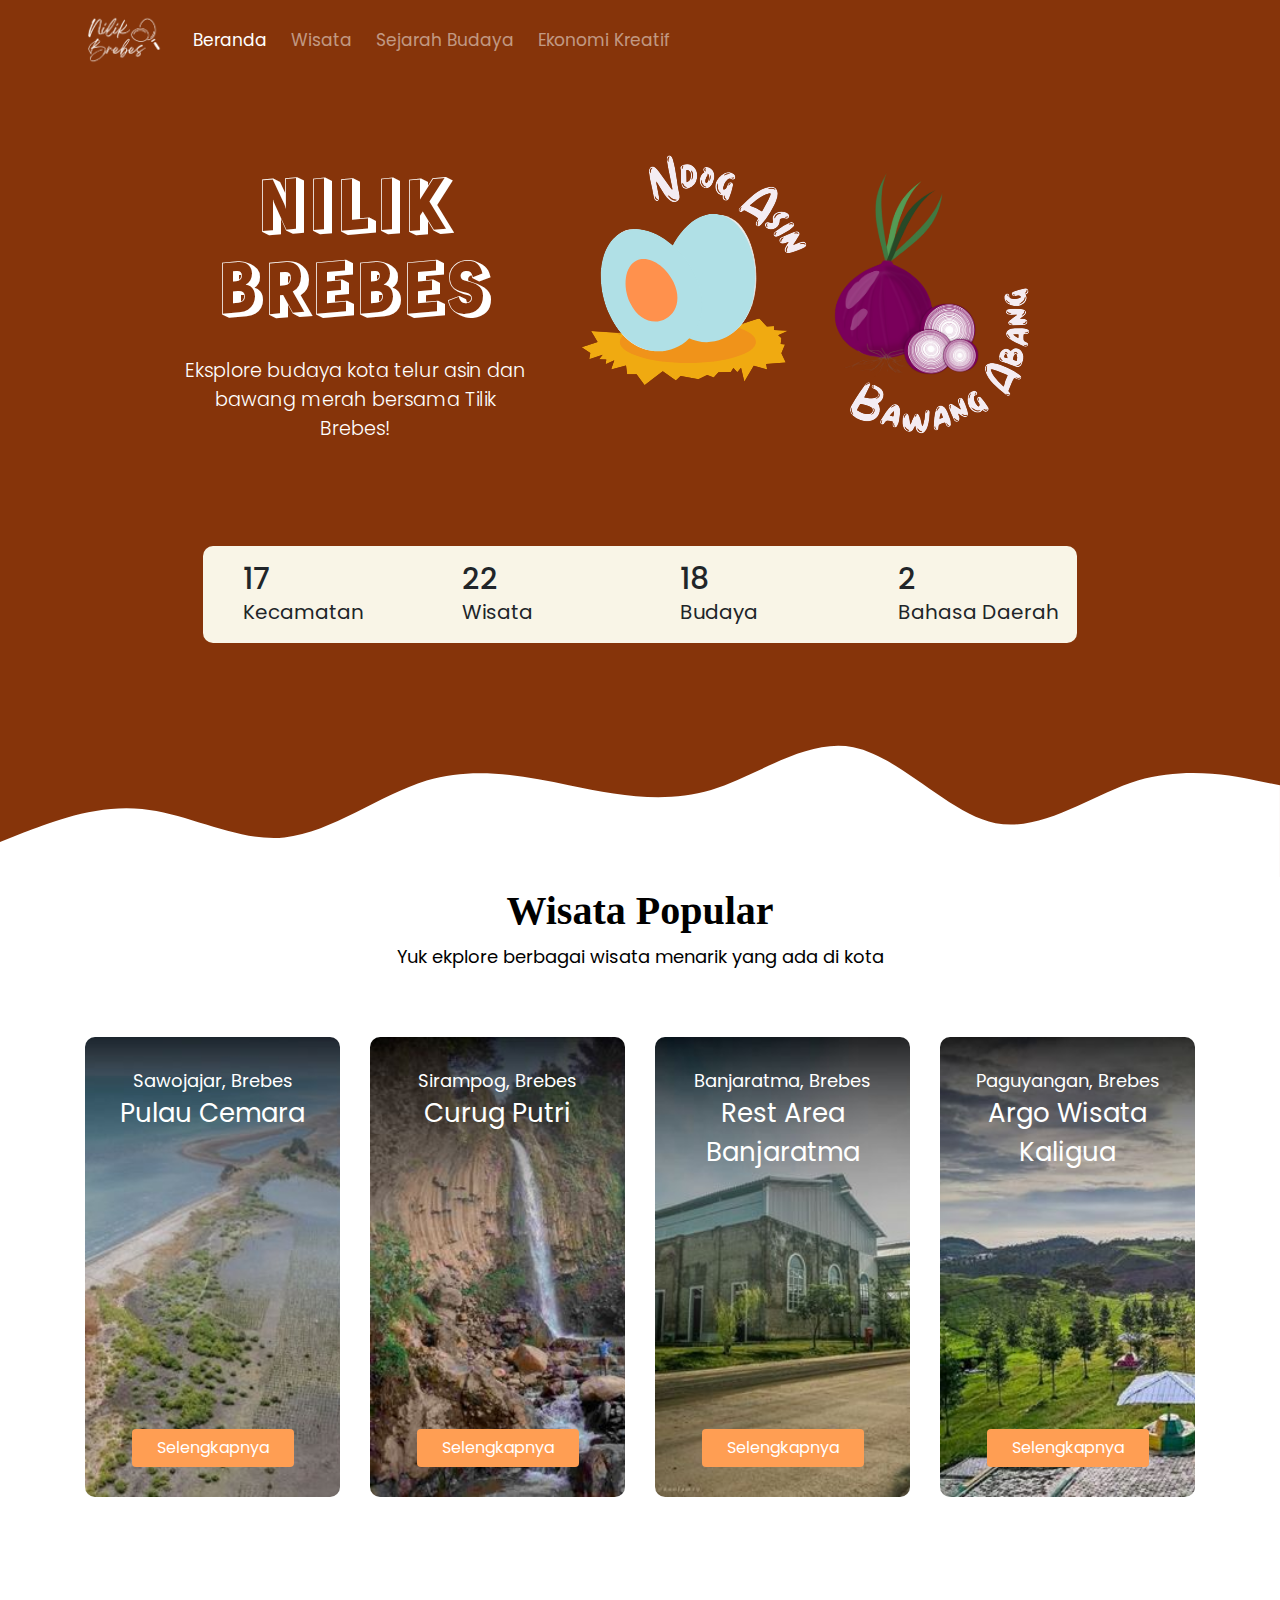
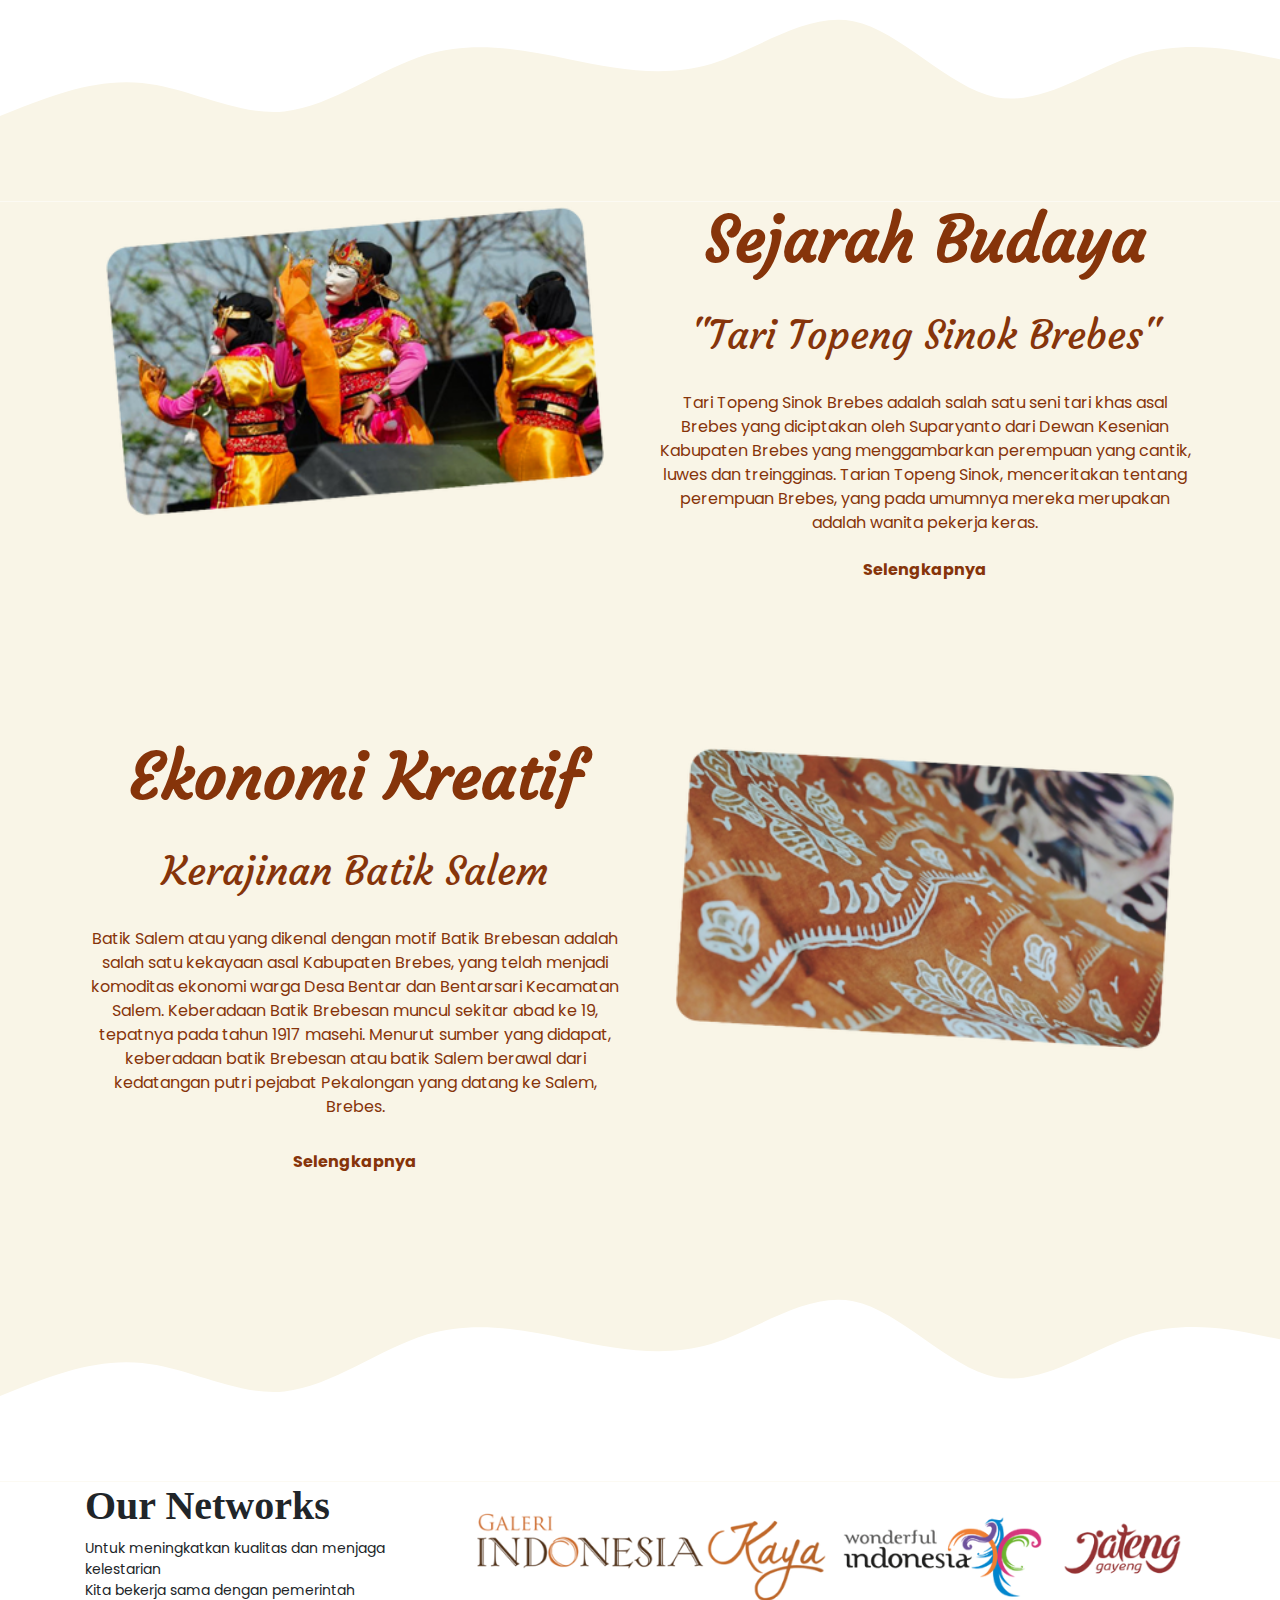
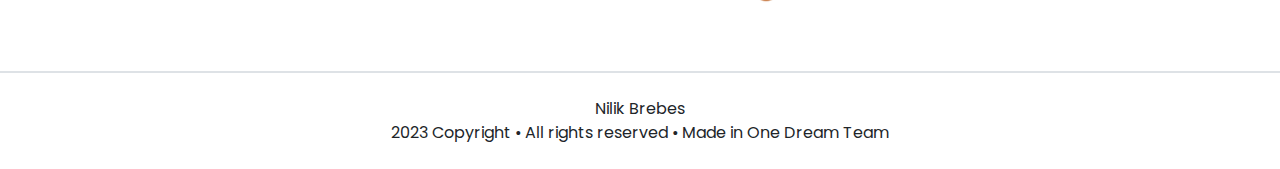
<file: index.html>
<!DOCTYPE html>
<html lang="en">

  <head>
    <meta charset="UTF-8">
    <meta http-equiv="X-UA-Compatible" content="IE=edge">
    <meta name="viewport" content="width=device-width, initial-scale=1.0">

    <!-- Bootstrap CSS -->
    <link rel="stylesheet" href="style/bootstrap/css/bootstrap.min.css" />
    <link href="https://cdn.jsdelivr.net/npm/bootstrap@5.0.2/dist/css/bootstrap.min.css" rel="stylesheet" integrity="sha384-EVSTQN3/azprG1Anm3QDgpJLIm9Nao0Yz1ztcQTwFspd3yD65VohhpuuCOmLASjC" crossorigin="anonymous" />

    <!-- Bootstrap Icons -->
    <link rel="stylesheet" href="https://cdn.jsdelivr.net/npm/bootstrap-icons@1.10.3/font/bootstrap-icons.css">

    <!-- My CSS -->
    <link rel="stylesheet" href="style/style.css">

    <!-- Font Google -->
    <link rel="preconnect" href="https://fonts.googleapis.com" />
    <link rel="preconnect" href="https://fonts.gstatic.com" crossorigin />
    <link href="https://fonts.googleapis.com/css2?family=JetBrains+Mono:wght@600&family=Poppins:wght@100;200;300;400;500;600;700;800;900&family=Rubik:wght@300;400;500;600&display=swap" rel="stylesheet" />
    <link href="https://fonts.googleapis.com/css2?family=Acme&family=Courgette&family=Fredoka+One&family=JetBrains+Mono:wght@600&family=Poppins:wght@100;200;300;400;500;600;700;800;900&family=Rubik:wght@300;400;500;600&family=Satisfy&family=ZCOOL+XiaoWei&display=swap" rel="stylesheet">
    <link href="https://fonts.googleapis.com/css2?family=Acme&family=Courgette&family=Fredoka+One&family=JetBrains+Mono:wght@600&family=Leckerli+One&family=Merienda:wght@600&family=Permanent+Marker&family=Poppins:wght@100;200;300;400;500;600;700;800;900&family=Rubik:wght@300;400;500;600&family=Satisfy&family=Titan+One&family=ZCOOL+XiaoWei&display=swap" rel="stylesheet">
    <link href="https://fonts.googleapis.com/css2?family=Acme&family=Caveat+Brush&family=Courgette&family=Fredoka+One&family=JetBrains+Mono:wght@600&family=Leckerli+One&family=Merienda:wght@600&family=Permanent+Marker&family=Poppins:wght@100;200;300;400;500;600;700;800;900&family=Rubik:wght@300;400;500;600&family=Satisfy&family=Titan+One&family=ZCOOL+XiaoWei&display=swap" rel="stylesheet">
    <link href="https://fonts.googleapis.com/css2?family=Acme&family=Caveat+Brush&family=Courgette&family=Fredoka+One&family=JetBrains+Mono:wght@600&family=Leckerli+One&family=Merienda:wght@600&family=Nabla&family=Permanent+Marker&family=Poppins:wght@100;200;300;400;500;600;700;800;900&family=Rubik:wght@300;400;500;600&family=Satisfy&family=Titan+One&family=ZCOOL+XiaoWei&display=swap" rel="stylesheet">
    <link href="https://fonts.googleapis.com/css2?family=Acme&family=Caveat+Brush&family=Courgette&family=Fredoka+One&family=JetBrains+Mono:wght@600&family=Leckerli+One&family=Merienda:wght@600&family=Nabla&family=Permanent+Marker&family=Poppins:wght@100;200;300;400;500;600;700;800;900&family=Rampart+One&family=Rubik:wght@300;400;500;600&family=Satisfy&family=Titan+One&family=ZCOOL+XiaoWei&display=swap" rel="stylesheet">


    <title>Nilik Brebes</title>
  </head>

  <body>
    <main>
    <!-- Navbar -->
    <nav class="navbar navbar-expand-lg navbar-dark fixed-top" style="background-color: #86340a">
      <div class="container">
        <a class="navbar-brand" href="#">
          <img src="img/logonilik.png" alt="logowebsite" width="80" />
        </a>
        <button class="navbar-toggler" type="button" data-bs-toggle="collapse" data-bs-target="#navbarNav" aria-controls="navbarNav" aria-expanded="false" aria-label="Toggle navigation">
          <span class="navbar-toggler-icon"></span>
        </button>
        <div class="collapse navbar-collapse" id="navbarNav">
          <ul class="navbar-nav ms-auto">
            <li class="nav-item mx-1">
              <a class="nav-link active" aria-current="page" href="#beranda">Beranda</a>
            </li>
            <li class="nav-item mx-1">
              <a class="nav-link" href="wisata.html">Wisata</a>
            </li>
            <li class="nav-item mx-1">
              <a class="nav-link" href="sejarahbudaya.html">Sejarah Budaya</a>
            </li>
            <li class="nav-item mx-1">
              <a class="nav-link" href="ekonomikreatif.html">Ekonomi Kreatif</a>
            </li>
        </div>
      </div>
    </nav>
    <!-- Akhir Navbar -->

    <!-- Hero Section -->
    <div id="atas">
    <section id="herosection">
      <div class="container explainsc">
        <div class="row justify-content-center">
          <div class="col-md-4 text-center">
            <h1>NILIK 
              <br>BREBES
            </h1>
            <br>
            <p>Eksplore budaya kota telur asin dan bawang merah bersama Tilik Brebes!</p>
          </div>
          <div class="col-md-6 text-end">
            <img src="img/herosection1.png" alt="imgherosection" class="img-fluid" width="500" />
          </div>
        </div>
      </div>
    </section>
    <!-- Akhir Hero Section -->

    <!-- Container Panel -->
      <section class="section-stast row justify-content-center" id="stast">
        <div class="col-3 col-md-2 stast-detail stast-kiri">
          <h2>17</h2>
          <p>Kecamatan</p>
        </div>
        <div class="col-3 col-md-2 stast-detail">
          <h2>22</h2>
          <p>Wisata</p>
        </div>
        <div class="col-3 col-md-2 stast-detail">
          <h2>18</h2>
          <p>Budaya</p>
        </div>
        <div class="col-3 col-md-2 stast-detail stast-kanan">
          <h2>2</h2>
          <p>Bahasa Daerah</p>
        </div>
      </section>
    <!-- Akhir Container Panel-->
    <!-- gelombang -->
    <svg xmlns="http://www.w3.org/2000/svg" viewBox="0 0 1440 320">
      <path
        fill="
        white"
        fill-opacity="1"
        d="M0,224L26.7,213.3C53.3,203,107,181,160,186.7C213.3,192,267,224,320,218.7C373.3,213,427,171,480,154.7C533.3,139,587,149,640,160C693.3,171,747,181,800,165.3C853.3,149,907,107,960,117.3C1013.3,128,1067,192,1120,202.7C1173.3,213,1227,171,1280,154.7C1333.3,139,1387,149,1413,154.7L1440,160L1440,320L1413.3,320C1386.7,320,1333,320,1280,320C1226.7,320,1173,320,1120,320C1066.7,320,1013,320,960,320C906.7,320,853,320,800,320C746.7,320,693,320,640,320C586.7,320,533,320,480,320C426.7,320,373,320,320,320C266.7,320,213,320,160,320C106.7,320,53,320,27,320L0,320Z"
      ></path>
    </svg>
    <!-- akhir gelombang -->
  </div>
    <!-- Wisata -->
    <section class="section-popular" id="popular">
      <div class="container">
        <div class="row">
          <div class="col text-center section-popular-heading">
            <h2>Wisata Popular</h2>
            <p>
              Yuk ekplore berbagai wisata menarik yang ada di kota
            </p>
          </div>
        </div>
      </div>
    </section>
    <!-- Akhir Wisata -->
    <section class="section-popular-content" id="popularContent">
      <div class="container">
        <div class="section-popular-travel row justify-content-center">
          <div class="col-sm-6 col-md-4 col-lg-3">
            <div class="card-travel text-center d-flex flex-column"
            style="background-image: url(img/wisata-pantasi.jpg);">
              <div class="travel-country">Sawojajar, Brebes</div>
              <div class="travel-location">Pulau Cemara</div>
              <div class="travel-button mt-auto">
                <a href="wst-cemara.html" class="btn btn-travel-details px-4">
                  Selengkapnya
                </a>
              </div>
            </div>
          </div>

          <div class="col-sm-6 col-md-4 col-lg-3">
            <div class="card-travel text-center d-flex flex-column"
            style="background-image: url(img/wisata-curug.jpg);">
              <div class="travel-country">Sirampog, Brebes</div>
              <div class="travel-location">Curug Putri</div>
              <div class="travel-button mt-auto">
                <a href="wst-curugputri.html" class="btn btn-travel-details px-4">
                  Selengkapnya
                </a>
              </div>
            </div>
          </div>

          <div class="col-sm-6 col-md-4 col-lg-3">
            <div class="card-travel text-center d-flex flex-column"
            style="background-image: url(img/wisata-restarea.jpg);">
              <div class="travel-country">Banjaratma, Brebes</div>
              <div class="travel-location">Rest Area Banjaratma</div>
              <div class="travel-button mt-auto">
                <a href="wst-restarea.html" class="btn btn-travel-details px-4">
                  Selengkapnya
                </a>
              </div>
            </div>
          </div>

          <div class="col-sm-6 col-md-4 col-lg-3">
            <div class="card-travel text-center d-flex flex-column"
            style="background-image: url(img/wisata-kaligua.jpg);">
              <div class="travel-country">Paguyangan, Brebes</div>
              <div class="travel-location">Argo Wisata Kaligua</div>
              <div class="travel-button mt-auto">
                <a href="wst-kaligua.html" class="btn btn-travel-details px-4">
                  Selengkapnya
                </a>
              </div>
            </div>
          </div>
        </div>
      </div>
    </section>

    <!-- gelombang -->
    <svg xmlns="http://www.w3.org/2000/svg" viewBox="0 0 1440 320">
      <path
        fill="
        #f9f5e7"
        fill-opacity="1"
        d="M0,224L26.7,213.3C53.3,203,107,181,160,186.7C213.3,192,267,224,320,218.7C373.3,213,427,171,480,154.7C533.3,139,587,149,640,160C693.3,171,747,181,800,165.3C853.3,149,907,107,960,117.3C1013.3,128,1067,192,1120,202.7C1173.3,213,1227,171,1280,154.7C1333.3,139,1387,149,1413,154.7L1440,160L1440,320L1413.3,320C1386.7,320,1333,320,1280,320C1226.7,320,1173,320,1120,320C1066.7,320,1013,320,960,320C906.7,320,853,320,800,320C746.7,320,693,320,640,320C586.7,320,533,320,480,320C426.7,320,373,320,320,320C266.7,320,213,320,160,320C106.7,320,53,320,27,320L0,320Z"
      ></path>
    </svg>
    <!-- akhir gelombang -->
    <!-- Sejarah -->
    <section id="sejarah">
      <div class="container explainsc">
        <div class="row justify-content-center">
          <div class="col-md-6 text-center">
            <img src="img/topengsinok.png" alt="taritopeng" class="img-fluid" width="500" />
          </div>
          <div class="col-md-6 text-center">
            <h2>Sejarah Budaya</h2>
            <br>
            <h3>"Tari Topeng Sinok Brebes"</h3>
            <br>
            <p>Tari Topeng Sinok Brebes adalah salah satu seni tari khas asal Brebes yang diciptakan oleh Suparyanto dari Dewan Kesenian Kabupaten Brebes yang menggambarkan perempuan yang cantik, luwes dan treingginas. Tarian Topeng Sinok, menceritakan tentang perempuan Brebes, yang pada umumnya mereka merupakan adalah wanita pekerja keras.</p>
              <a href="sjrh-sinok.html" class="btn btn-travel-details px-4">
                Selengkapnya
              </a>
          </div>
        </div>
      </div>
    </section>
    <!-- Akhir Sejarah -->

    <!-- Ekonomi Kreatif -->
    <section id="ekraf">
      <div class="container explainsc">
        <div class="row justify-content-center">
          <div class="col-md-6 text-center">
            <h2>Ekonomi Kreatif</h2>
            <br>
            <h3>Kerajinan Batik Salem</h3>
            <br>
            <p>
              Batik Salem atau yang dikenal dengan motif Batik Brebesan adalah salah satu kekayaan asal Kabupaten Brebes, yang telah menjadi komoditas ekonomi warga Desa Bentar dan Bentarsari Kecamatan Salem.
              Keberadaan Batik Brebesan muncul sekitar abad ke 19, tepatnya pada tahun 1917 masehi. Menurut sumber yang didapat, keberadaan batik Brebesan atau batik Salem berawal dari kedatangan putri pejabat Pekalongan yang datang ke Salem, Brebes.
              <br><br>
              <a href="ekonomikreatif.html" class="btn btn-travel-details px-4">
              Selengkapnya
            </a>
          </div>
          <div class="col-md-6 text-center">
            <img src="img/batik.png" alt="batiksalem" class="img-fluid" width="500"/>
          </div>
        </div>
      </div>
    <!-- gelombang -->
    <svg xmlns="http://www.w3.org/2000/svg" viewBox="0 0 1440 320">
      <path
        fill="
        #ffffff"
        fill-opacity="1"
        d="M0,224L26.7,213.3C53.3,203,107,181,160,186.7C213.3,192,267,224,320,218.7C373.3,213,427,171,480,154.7C533.3,139,587,149,640,160C693.3,171,747,181,800,165.3C853.3,149,907,107,960,117.3C1013.3,128,1067,192,1120,202.7C1173.3,213,1227,171,1280,154.7C1333.3,139,1387,149,1413,154.7L1440,160L1440,320L1413.3,320C1386.7,320,1333,320,1280,320C1226.7,320,1173,320,1120,320C1066.7,320,1013,320,960,320C906.7,320,853,320,800,320C746.7,320,693,320,640,320C586.7,320,533,320,480,320C426.7,320,373,320,320,320C266.7,320,213,320,160,320C106.7,320,53,320,27,320L0,320Z"
      ></path>
    </svg>
    <!-- akhir gelombang -->
    </section>
    <!-- Akhir Ekonomi Kreatif -->
    <section class="section-networks" id="networks">
      <div class="container">
        <div class="row">
          <div class="col-md-4">
            <h2>Our Networks</h2>
            <p>
              Untuk meningkatkan kualitas dan menjaga kelestarian
              <br>
              Kita bekerja sama dengan pemerintah
            </p>
          </div>
          <div class="col-md-8 text-center">
            <img src="img/partner.png" alt="Logo Partner" class="img-partner">
          </div>
        </div>
      </div>
    </section>
  </main>
    <footer class="section-footer mt-5 mb-4 border-top">
      <div class="container-fluid">
        <div class="row border-top justify-content-center align-items-center pt-4">
          <div class="col-auto text-gray-500 front-weight-light">
            <center>Nilik Brebes</center>
            2023 Copyright • All rights reserved • Made in One Dream Team
          </div>
        </div>
      </div>
    </footer>
  </body>
</html>
</file>
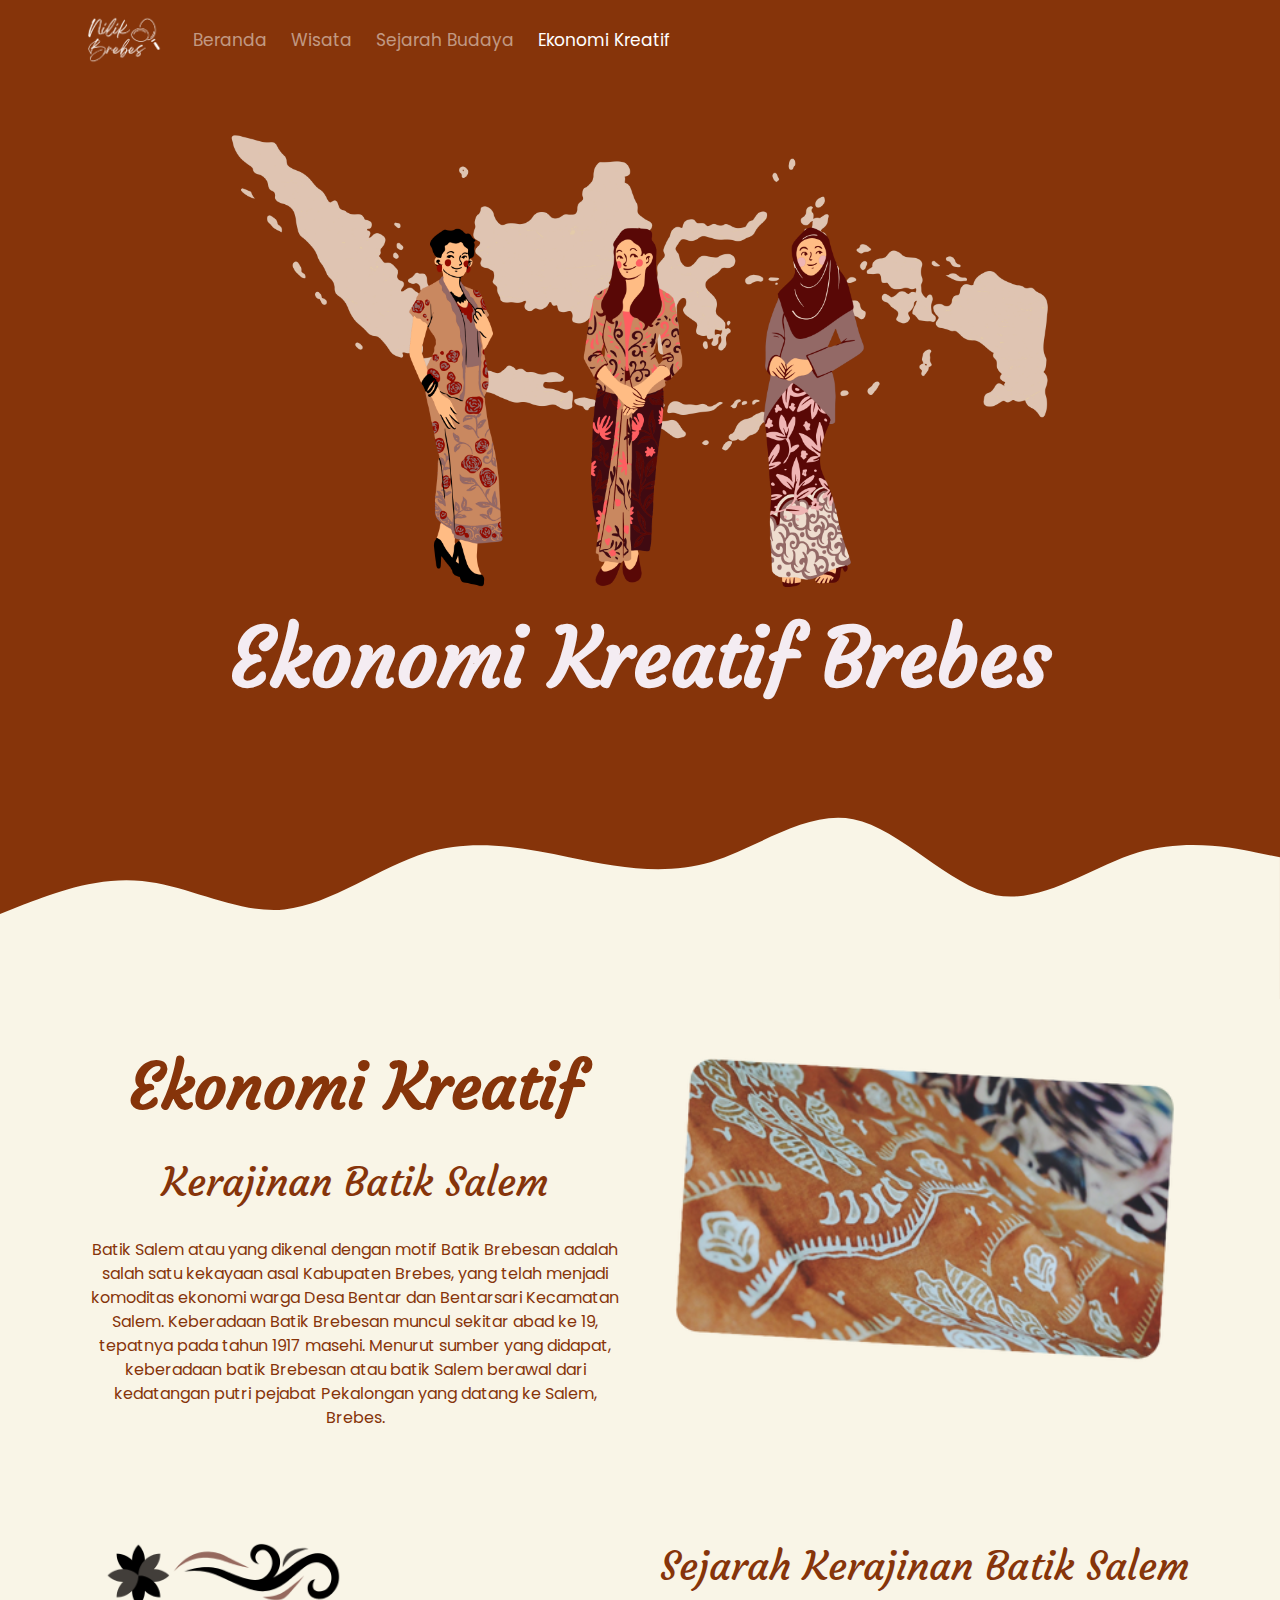
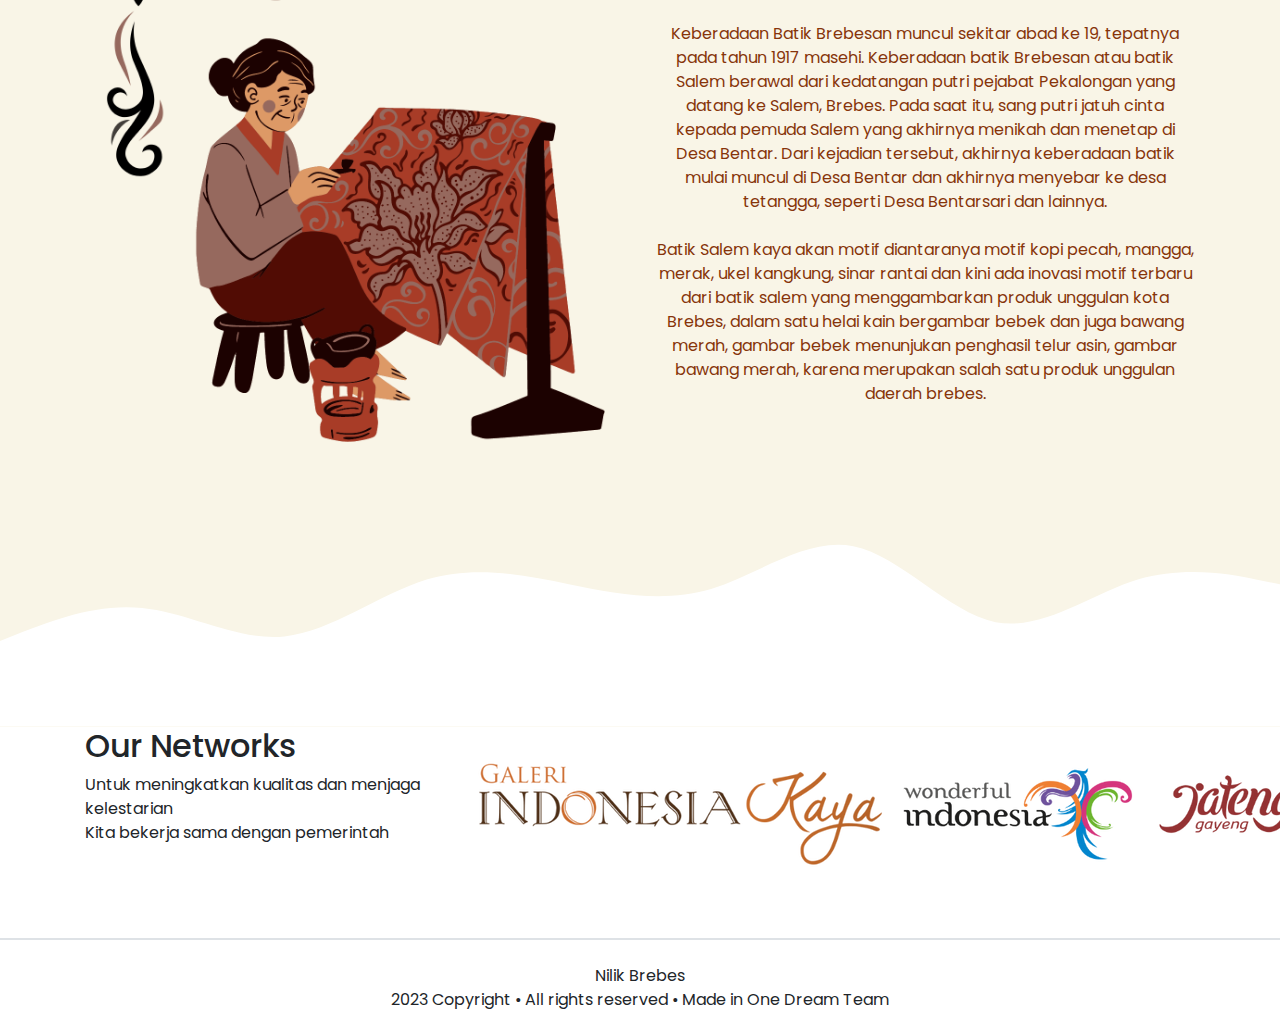
<file: ekonomikreatif.html>
<!DOCTYPE html>
<html lang="en">

  <head>
    <meta charset="UTF-8">
    <meta http-equiv="X-UA-Compatible" content="IE=edge">
    <meta name="viewport" content="width=device-width, initial-scale=1.0">

    <!-- Bootstrap CSS -->
    <link rel="stylesheet" href="style/bootstrap/css/bootstrap.min.css" />
    <link href="https://cdn.jsdelivr.net/npm/bootstrap@5.0.2/dist/css/bootstrap.min.css" rel="stylesheet" integrity="sha384-EVSTQN3/azprG1Anm3QDgpJLIm9Nao0Yz1ztcQTwFspd3yD65VohhpuuCOmLASjC" crossorigin="anonymous" />

    <!-- Bootstrap Icons -->
    <link rel="stylesheet" href="https://cdn.jsdelivr.net/npm/bootstrap-icons@1.10.3/font/bootstrap-icons.css">

    <!-- My CSS -->
    <link rel="stylesheet" href="style/ekraf.css">

    <!-- Font Google -->
    <link rel="preconnect" href="https://fonts.googleapis.com" />
    <link rel="preconnect" href="https://fonts.gstatic.com" crossorigin />
    <link href="https://fonts.googleapis.com/css2?family=JetBrains+Mono:wght@600&family=Poppins:wght@100;200;300;400;500;600;700;800;900&family=Rubik:wght@300;400;500;600&display=swap" rel="stylesheet" />
    <link href="https://fonts.googleapis.com/css2?family=Acme&family=Courgette&family=Fredoka+One&family=JetBrains+Mono:wght@600&family=Poppins:wght@100;200;300;400;500;600;700;800;900&family=Rubik:wght@300;400;500;600&family=Satisfy&family=ZCOOL+XiaoWei&display=swap" rel="stylesheet">
    <link href="https://fonts.googleapis.com/css2?family=Acme&family=Courgette&family=Fredoka+One&family=JetBrains+Mono:wght@600&family=Leckerli+One&family=Merienda:wght@600&family=Permanent+Marker&family=Poppins:wght@100;200;300;400;500;600;700;800;900&family=Rubik:wght@300;400;500;600&family=Satisfy&family=Titan+One&family=ZCOOL+XiaoWei&display=swap" rel="stylesheet">
    <link href="https://fonts.googleapis.com/css2?family=Acme&family=Caveat+Brush&family=Courgette&family=Fredoka+One&family=JetBrains+Mono:wght@600&family=Leckerli+One&family=Merienda:wght@600&family=Permanent+Marker&family=Poppins:wght@100;200;300;400;500;600;700;800;900&family=Rubik:wght@300;400;500;600&family=Satisfy&family=Titan+One&family=ZCOOL+XiaoWei&display=swap" rel="stylesheet">
    <link href="https://fonts.googleapis.com/css2?family=Acme&family=Caveat+Brush&family=Courgette&family=Fredoka+One&family=JetBrains+Mono:wght@600&family=Leckerli+One&family=Merienda:wght@600&family=Nabla&family=Permanent+Marker&family=Poppins:wght@100;200;300;400;500;600;700;800;900&family=Rubik:wght@300;400;500;600&family=Satisfy&family=Titan+One&family=ZCOOL+XiaoWei&display=swap" rel="stylesheet">
    <link href="https://fonts.googleapis.com/css2?family=Acme&family=Caveat+Brush&family=Courgette&family=Fredoka+One&family=JetBrains+Mono:wght@600&family=Leckerli+One&family=Merienda:wght@600&family=Nabla&family=Permanent+Marker&family=Poppins:wght@100;200;300;400;500;600;700;800;900&family=Rampart+One&family=Rubik:wght@300;400;500;600&family=Satisfy&family=Titan+One&family=ZCOOL+XiaoWei&display=swap" rel="stylesheet">


    <title>Nilik Brebes</title>
  </head>

  <body>
    <main>
    <!-- Navbar -->
    <nav class="navbar navbar-expand-lg navbar-dark fixed-top" style="background-color: #86340a">
      <div class="container">
        <a class="navbar-brand" href="#">
          <img src="img/logonilik.png" alt="logowebsite" width="80" />
        </a>
        <button class="navbar-toggler" type="button" data-bs-toggle="collapse" data-bs-target="#navbarNav" aria-controls="navbarNav" aria-expanded="false" aria-label="Toggle navigation">
          <span class="navbar-toggler-icon"></span>
        </button>
        <div class="collapse navbar-collapse" id="navbarNav">
          <ul class="navbar-nav ms-auto">
            <li class="nav-item mx-1">
                <a class="nav-link" href="index.html">Beranda</a>
            </li>
            <li class="nav-item mx-1">
              <a class="nav-link" href="wisata.html">Wisata</a>
            </li>
            <li class="nav-item mx-1">
              <a class="nav-link" href="sejarahbudaya.html">Sejarah Budaya</a>
            </li>
            <li class="nav-item mx-1">
                <a class="nav-link active" aria-current="page" href="#ekonomikreatif">Ekonomi Kreatif</a>
            </li>
        </div>
      </div>
    </nav>
    <!-- Akhir Navbar -->

    <!-- Hero Section -->
    <section id="herosection">
      <div class="container explainsc">
        <div class="row justify-content-center">
          <div class="col-md">
            <img src="img/ekraf.png" alt="imglandingpageekraf" class="img-fluid" width="" />
            
            <div class="text-center">
              <br>
              <h1>Ekonomi Kreatif Brebes</h1>
            </div>
          </div>
        </div>
      </div>
      <!-- gelombang -->
    <svg xmlns="http://www.w3.org/2000/svg" viewBox="0 0 1440 320">
      <path
        fill="
        #f9f5e7"
        fill-opacity="1"
        d="M0,224L26.7,213.3C53.3,203,107,181,160,186.7C213.3,192,267,224,320,218.7C373.3,213,427,171,480,154.7C533.3,139,587,149,640,160C693.3,171,747,181,800,165.3C853.3,149,907,107,960,117.3C1013.3,128,1067,192,1120,202.7C1173.3,213,1227,171,1280,154.7C1333.3,139,1387,149,1413,154.7L1440,160L1440,320L1413.3,320C1386.7,320,1333,320,1280,320C1226.7,320,1173,320,1120,320C1066.7,320,1013,320,960,320C906.7,320,853,320,800,320C746.7,320,693,320,640,320C586.7,320,533,320,480,320C426.7,320,373,320,320,320C266.7,320,213,320,160,320C106.7,320,53,320,27,320L0,320Z"
      ></path>
    </svg>
    <!-- akhir gelombang -->
    </section>
    <!-- Akhir Hero Section -->

    <!-- Ekonomi Kreatif -->
    <section id="ekraf">
      <div class="container explainsc">
        <div class="row justify-content-center">
          <div class="col-md-6 text-center">
            <h2>Ekonomi Kreatif</h2>
            <br>
            <h3>Kerajinan Batik Salem</h3>
            <br>
            <p>
              Batik Salem atau yang dikenal dengan motif Batik Brebesan adalah salah satu kekayaan asal Kabupaten Brebes, yang telah menjadi komoditas ekonomi warga Desa Bentar dan Bentarsari Kecamatan Salem.
              Keberadaan Batik Brebesan muncul sekitar abad ke 19, tepatnya pada tahun 1917 masehi. Menurut sumber yang didapat, keberadaan batik Brebesan atau batik Salem berawal dari kedatangan putri pejabat Pekalongan yang datang ke Salem, Brebes.
              <br><br>
          </div>
          <div class="col-md-6 text-center">
            <img src="img/batik.png" alt="batiksalem" class="img-fluid" width="500"/>
          </div>
        </div>
        <br><br><br>
        <div class="row justify-content-center">
          <div class="col-md-6 text-center">
            <img src="img/mbatik.png" alt="mbatiksalem" class="img-fluid" width="500"/>
          </div>
          <div class="col-md-6 text-center">
            <h3>Sejarah Kerajinan Batik Salem</h3>
            <br>
            <p>
              Keberadaan Batik Brebesan muncul sekitar abad ke 19, tepatnya pada tahun 1917 masehi. Keberadaan batik Brebesan atau batik Salem berawal dari kedatangan putri pejabat Pekalongan yang datang ke Salem, Brebes. Pada saat itu, sang putri jatuh cinta kepada pemuda Salem yang akhirnya menikah dan menetap di Desa Bentar. Dari kejadian tersebut, akhirnya keberadaan batik mulai muncul di Desa Bentar dan akhirnya menyebar ke desa tetangga, seperti Desa Bentarsari dan lainnya.
              <br><br>
              Batik Salem kaya akan motif diantaranya motif kopi pecah, mangga, merak, ukel kangkung, sinar rantai dan kini ada inovasi motif terbaru dari batik salem yang menggambarkan produk unggulan kota Brebes, dalam satu helai kain bergambar bebek dan juga bawang merah, gambar bebek menunjukan penghasil telur asin, gambar bawang merah, karena merupakan salah satu produk unggulan daerah brebes.
              <br>
          </div>
        </div>
      </div>
    <!-- gelombang -->
    <svg xmlns="http://www.w3.org/2000/svg" viewBox="0 0 1440 320">
      <path
        fill="
        #ffffff"
        fill-opacity="1"
        d="M0,224L26.7,213.3C53.3,203,107,181,160,186.7C213.3,192,267,224,320,218.7C373.3,213,427,171,480,154.7C533.3,139,587,149,640,160C693.3,171,747,181,800,165.3C853.3,149,907,107,960,117.3C1013.3,128,1067,192,1120,202.7C1173.3,213,1227,171,1280,154.7C1333.3,139,1387,149,1413,154.7L1440,160L1440,320L1413.3,320C1386.7,320,1333,320,1280,320C1226.7,320,1173,320,1120,320C1066.7,320,1013,320,960,320C906.7,320,853,320,800,320C746.7,320,693,320,640,320C586.7,320,533,320,480,320C426.7,320,373,320,320,320C266.7,320,213,320,160,320C106.7,320,53,320,27,320L0,320Z"
      ></path>
    </svg>
    <!-- akhir gelombang -->
    </section>
    <!-- Akhir Ekonomi Kreatif -->
    <section class="section-networks" id="networks">
      <div class="container">
        <div class="row">
          <div class="col-md-4">
            <h2>Our Networks</h2>
            <p>
              Untuk meningkatkan kualitas dan menjaga kelestarian
              <br>
              Kita bekerja sama dengan pemerintah
            </p>
          </div>
          <div class="col-md-8 text-center">
            <img src="img/partner.png" alt="Logo Partner" class="img-partner">
          </div>
        </div>
      </div>
    </section>
  </main>
    <footer class="section-footer mt-5 mb-4 border-top">
      <div class="container-fluid">
        <div class="row border-top justify-content-center align-items-center pt-4">
          <div class="col-auto text-gray-500 front-weight-light">
            <center>Nilik Brebes</center>
            2023 Copyright • All rights reserved • Made in One Dream Team
          </div>
        </div>
      </div>
    </footer>
  </body>
</html>
</file>
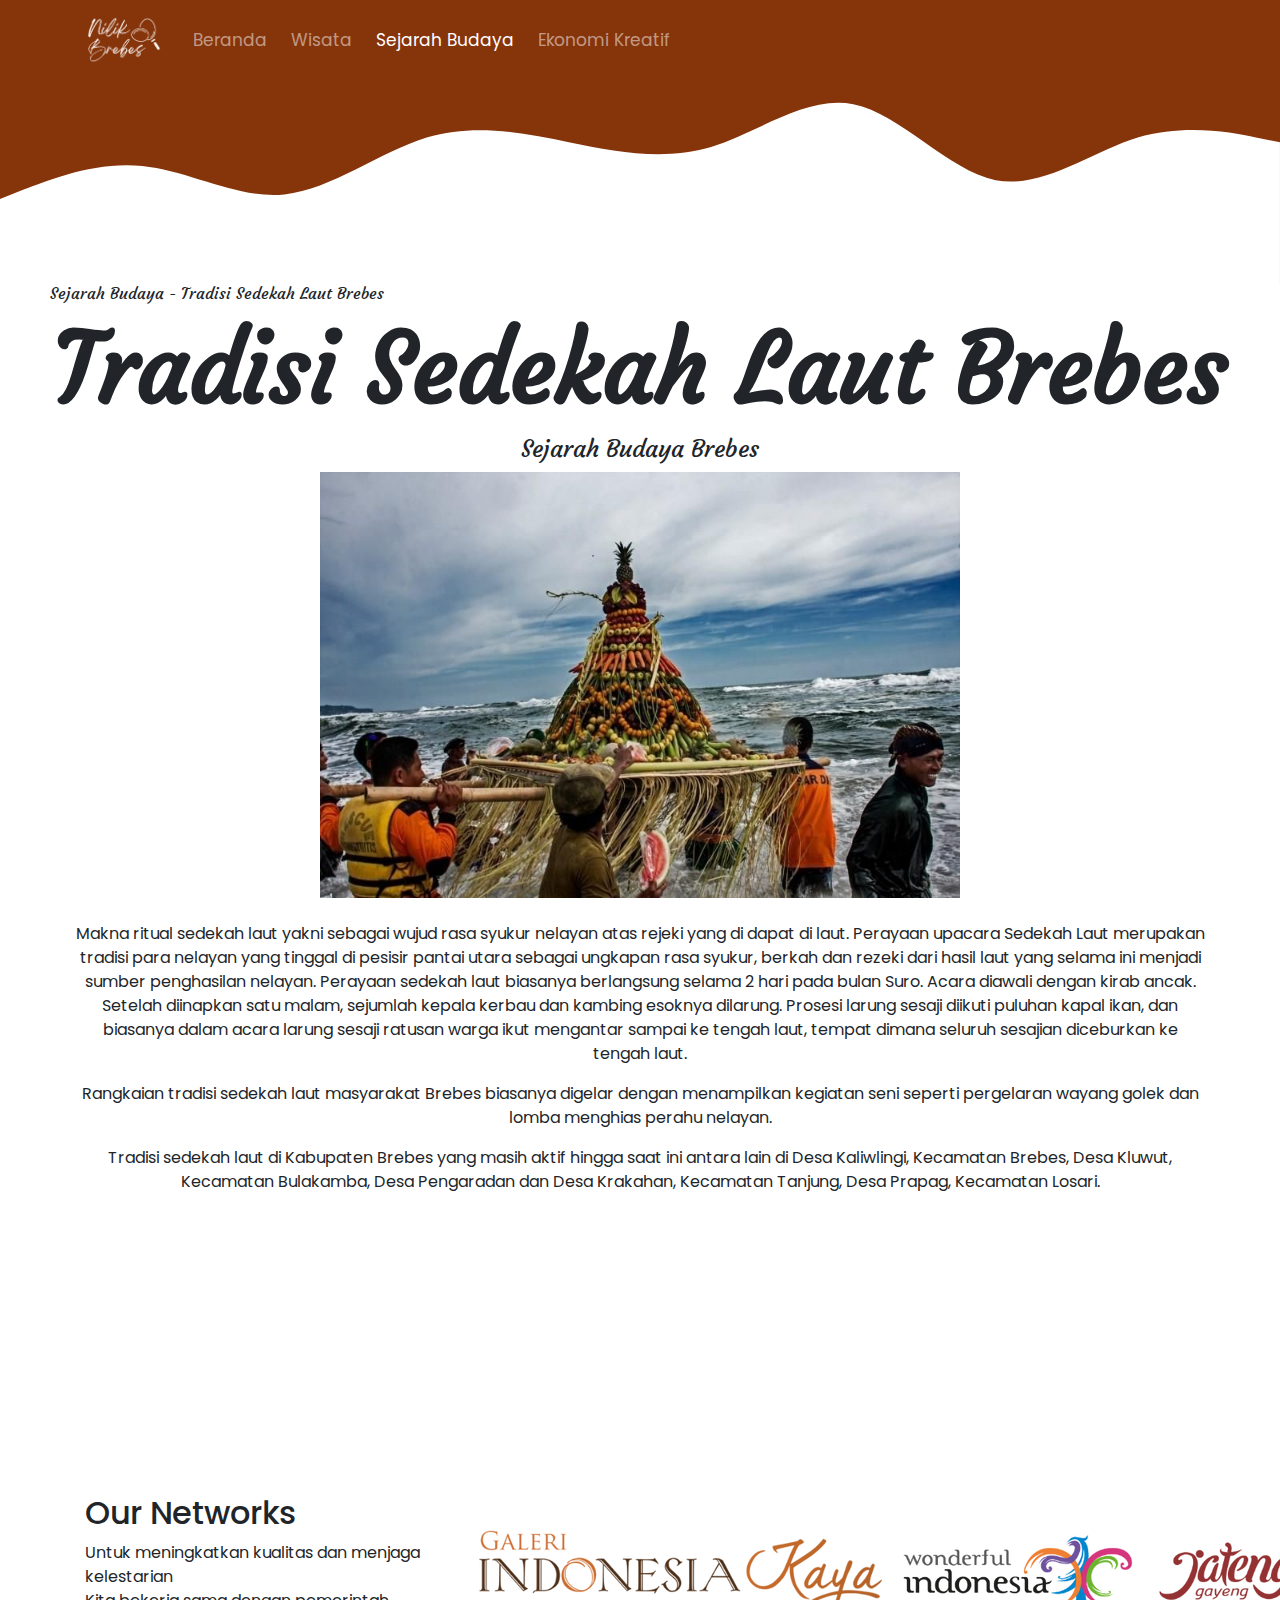
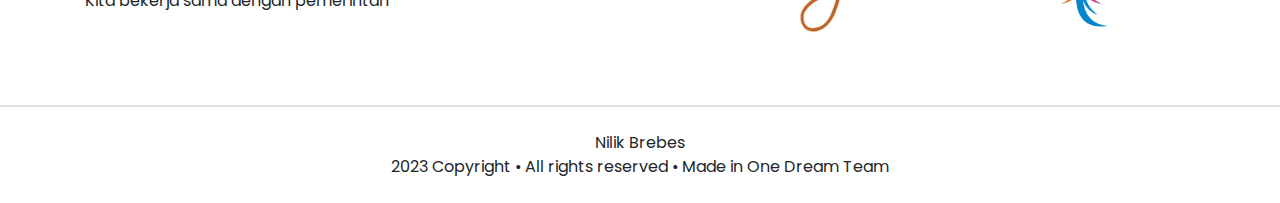
<file: sjrh-sedekahlaut.html>
<!DOCTYPE html>
<html lang="en">

  <head>
    <meta charset="UTF-8">
    <meta http-equiv="X-UA-Compatible" content="IE=edge">
    <meta name="viewport" content="width=device-width, initial-scale=1.0">

    <!-- Bootstrap CSS -->
    <link rel="stylesheet" href="style/bootstrap/css/bootstrap.min.css" />
    <link href="https://cdn.jsdelivr.net/npm/bootstrap@5.0.2/dist/css/bootstrap.min.css" rel="stylesheet" integrity="sha384-EVSTQN3/azprG1Anm3QDgpJLIm9Nao0Yz1ztcQTwFspd3yD65VohhpuuCOmLASjC" crossorigin="anonymous" />

    <!-- Bootstrap Icons -->
    <link rel="stylesheet" href="https://cdn.jsdelivr.net/npm/bootstrap-icons@1.10.3/font/bootstrap-icons.css">

    <!-- My CSS -->
    <link rel="stylesheet" href="style/sejarahbudaya.css">

    <!-- Font Google -->
    <link rel="preconnect" href="https://fonts.googleapis.com" />
    <link rel="preconnect" href="https://fonts.gstatic.com" crossorigin />
    <link href="https://fonts.googleapis.com/css2?family=JetBrains+Mono:wght@600&family=Poppins:wght@100;200;300;400;500;600;700;800;900&family=Rubik:wght@300;400;500;600&display=swap" rel="stylesheet" />
    <link href="https://fonts.googleapis.com/css2?family=Acme&family=Courgette&family=Fredoka+One&family=JetBrains+Mono:wght@600&family=Poppins:wght@100;200;300;400;500;600;700;800;900&family=Rubik:wght@300;400;500;600&family=Satisfy&family=ZCOOL+XiaoWei&display=swap" rel="stylesheet">
    <link href="https://fonts.googleapis.com/css2?family=Acme&family=Courgette&family=Fredoka+One&family=JetBrains+Mono:wght@600&family=Leckerli+One&family=Merienda:wght@600&family=Permanent+Marker&family=Poppins:wght@100;200;300;400;500;600;700;800;900&family=Rubik:wght@300;400;500;600&family=Satisfy&family=Titan+One&family=ZCOOL+XiaoWei&display=swap" rel="stylesheet">
    <link href="https://fonts.googleapis.com/css2?family=Acme&family=Caveat+Brush&family=Courgette&family=Fredoka+One&family=JetBrains+Mono:wght@600&family=Leckerli+One&family=Merienda:wght@600&family=Permanent+Marker&family=Poppins:wght@100;200;300;400;500;600;700;800;900&family=Rubik:wght@300;400;500;600&family=Satisfy&family=Titan+One&family=ZCOOL+XiaoWei&display=swap" rel="stylesheet">
    <link href="https://fonts.googleapis.com/css2?family=Acme&family=Caveat+Brush&family=Courgette&family=Fredoka+One&family=JetBrains+Mono:wght@600&family=Leckerli+One&family=Merienda:wght@600&family=Nabla&family=Permanent+Marker&family=Poppins:wght@100;200;300;400;500;600;700;800;900&family=Rubik:wght@300;400;500;600&family=Satisfy&family=Titan+One&family=ZCOOL+XiaoWei&display=swap" rel="stylesheet">
    <link href="https://fonts.googleapis.com/css2?family=Acme&family=Caveat+Brush&family=Courgette&family=Fredoka+One&family=JetBrains+Mono:wght@600&family=Leckerli+One&family=Merienda:wght@600&family=Nabla&family=Permanent+Marker&family=Poppins:wght@100;200;300;400;500;600;700;800;900&family=Rampart+One&family=Rubik:wght@300;400;500;600&family=Satisfy&family=Titan+One&family=ZCOOL+XiaoWei&display=swap" rel="stylesheet">


    <title>Tradisi Sedekah Laut - Nilik Brebes</title>
  </head>

  <body>
    <main>
    <!-- Navbar -->
    <nav class="navbar navbar-expand-lg navbar-dark fixed-top" style="background-color: #86340a">
      <div class="container">
        <a class="navbar-brand" href="#">
          <img src="img/logonilik.png" alt="logowebsite" width="80" />
        </a>
        <button class="navbar-toggler" type="button" data-bs-toggle="collapse" data-bs-target="#navbarNav" aria-controls="navbarNav" aria-expanded="false" aria-label="Toggle navigation">
          <span class="navbar-toggler-icon"></span>
        </button>
        <div class="collapse navbar-collapse" id="navbarNav">
          <ul class="navbar-nav ms-auto">
            <li class="nav-item mx-1">
                <a class="nav-link" href="index.html">Beranda</a>
            </li>
            <li class="nav-item mx-1">
              <a class="nav-link" href="wisata.html">Wisata</a>
            </li>
            <li class="nav-item mx-1">
                <a class="nav-link active" aria-current="page" href="sejarahbudaya.html">Sejarah Budaya</a>
            </li>
            <li class="nav-item mx-1">
              <a class="nav-link" href="ekonomikreatif.html">Ekonomi Kreatif</a>
            </li>
        </div>
      </div>
    </nav>
    <!-- Akhir Navbar -->

    <!-- Hero Section -->
    <section id="herosection">
        <!-- gelombang -->
      <svg xmlns="http://www.w3.org/2000/svg" viewBox="0 0 1440 320">
        <path
          fill="
          #ffffff"
          fill-opacity="1"
          d="M0,224L26.7,213.3C53.3,203,107,181,160,186.7C213.3,192,267,224,320,218.7C373.3,213,427,171,480,154.7C533.3,139,587,149,640,160C693.3,171,747,181,800,165.3C853.3,149,907,107,960,117.3C1013.3,128,1067,192,1120,202.7C1173.3,213,1227,171,1280,154.7C1333.3,139,1387,149,1413,154.7L1440,160L1440,320L1413.3,320C1386.7,320,1333,320,1280,320C1226.7,320,1173,320,1120,320C1066.7,320,1013,320,960,320C906.7,320,853,320,800,320C746.7,320,693,320,640,320C586.7,320,533,320,480,320C426.7,320,373,320,320,320C266.7,320,213,320,160,320C106.7,320,53,320,27,320L0,320Z"
        ></path>
      </svg>
      <!-- akhir gelombang -->
      </section>
      <!-- Akhir Hero Section -->

    <!-- Sejarah -->
    <section id="sejarah">
        <h6>Sejarah Budaya - Tradisi Sedekah Laut Brebes</h6>
        <div class="sinok text-center">
          <h1>Tradisi Sedekah Laut Brebes</h1>
          <h4>Sejarah Budaya Brebes</h4>
          <img src="img/sjrh_sedekahlaut.jpg" alt="pulau cemara" width="50%">
          <p> <br>
            Makna ritual sedekah laut yakni sebagai wujud rasa syukur nelayan atas rejeki yang di dapat di laut. Perayaan upacara Sedekah Laut merupakan tradisi  para nelayan yang tinggal di pesisir pantai utara sebagai ungkapan rasa syukur, berkah dan rezeki dari hasil laut yang selama ini menjadi sumber penghasilan nelayan. Perayaan sedekah laut biasanya berlangsung selama 2 hari pada bulan Suro. Acara diawali dengan kirab ancak. Setelah diinapkan satu malam, sejumlah kepala kerbau dan kambing esoknya dilarung. Prosesi larung sesaji diikuti puluhan kapal ikan, dan biasanya dalam acara larung sesaji ratusan warga ikut mengantar sampai ke tengah laut, tempat dimana seluruh sesajian diceburkan ke tengah laut.
          </p>
          <p>
            Rangkaian tradisi sedekah laut masyarakat Brebes biasanya digelar dengan menampilkan kegiatan seni seperti pergelaran wayang golek dan lomba menghias perahu nelayan.
          <p>
            Tradisi sedekah laut di Kabupaten Brebes yang masih aktif hingga saat ini antara lain di Desa Kaliwlingi, Kecamatan Brebes, Desa Kluwut, Kecamatan Bulakamba, Desa Pengaradan dan Desa Krakahan, Kecamatan Tanjung, Desa Prapag, Kecamatan Losari.
          </p>
        </div>
          <!-- gelombang -->
    <svg xmlns="http://www.w3.org/2000/svg" viewBox="0 0 1440 320">
      <path
        fill="
        #ffffff"
        fill-opacity="1"
        d="M0,224L26.7,213.3C53.3,203,107,181,160,186.7C213.3,192,267,224,320,218.7C373.3,213,427,171,480,154.7C533.3,139,587,149,640,160C693.3,171,747,181,800,165.3C853.3,149,907,107,960,117.3C1013.3,128,1067,192,1120,202.7C1173.3,213,1227,171,1280,154.7C1333.3,139,1387,149,1413,154.7L1440,160L1440,320L1413.3,320C1386.7,320,1333,320,1280,320C1226.7,320,1173,320,1120,320C1066.7,320,1013,320,960,320C906.7,320,853,320,800,320C746.7,320,693,320,640,320C586.7,320,533,320,480,320C426.7,320,373,320,320,320C266.7,320,213,320,160,320C106.7,320,53,320,27,320L0,320Z"
      ></path>
    </svg>
    <!-- akhir gelombang -->
    </section>
    <!-- Akhir Sejarah -->
    <section class="section-networks" id="networks">
      <div class="container">
        <div class="row">
          <div class="col-md-4">
            <h2>Our Networks</h2>
            <p>
              Untuk meningkatkan kualitas dan menjaga kelestarian
              <br>
              Kita bekerja sama dengan pemerintah
            </p>
          </div>
          <div class="col-md-8 text-center">
            <img src="img/partner.png" alt="Logo Partner" class="img-partner">
          </div>
        </div>
      </div>
    </section>
  </main>
    <footer class="section-footer mt-5 mb-4 border-top">
      <div class="container-fluid">
        <div class="row border-top justify-content-center align-items-center pt-4">
          <div class="col-auto text-gray-500 front-weight-light">
            <center>Nilik Brebes</center>
            2023 Copyright • All rights reserved • Made in One Dream Team
          </div>
        </div>
      </div>
    </footer>
  </body>
</html>
</file>
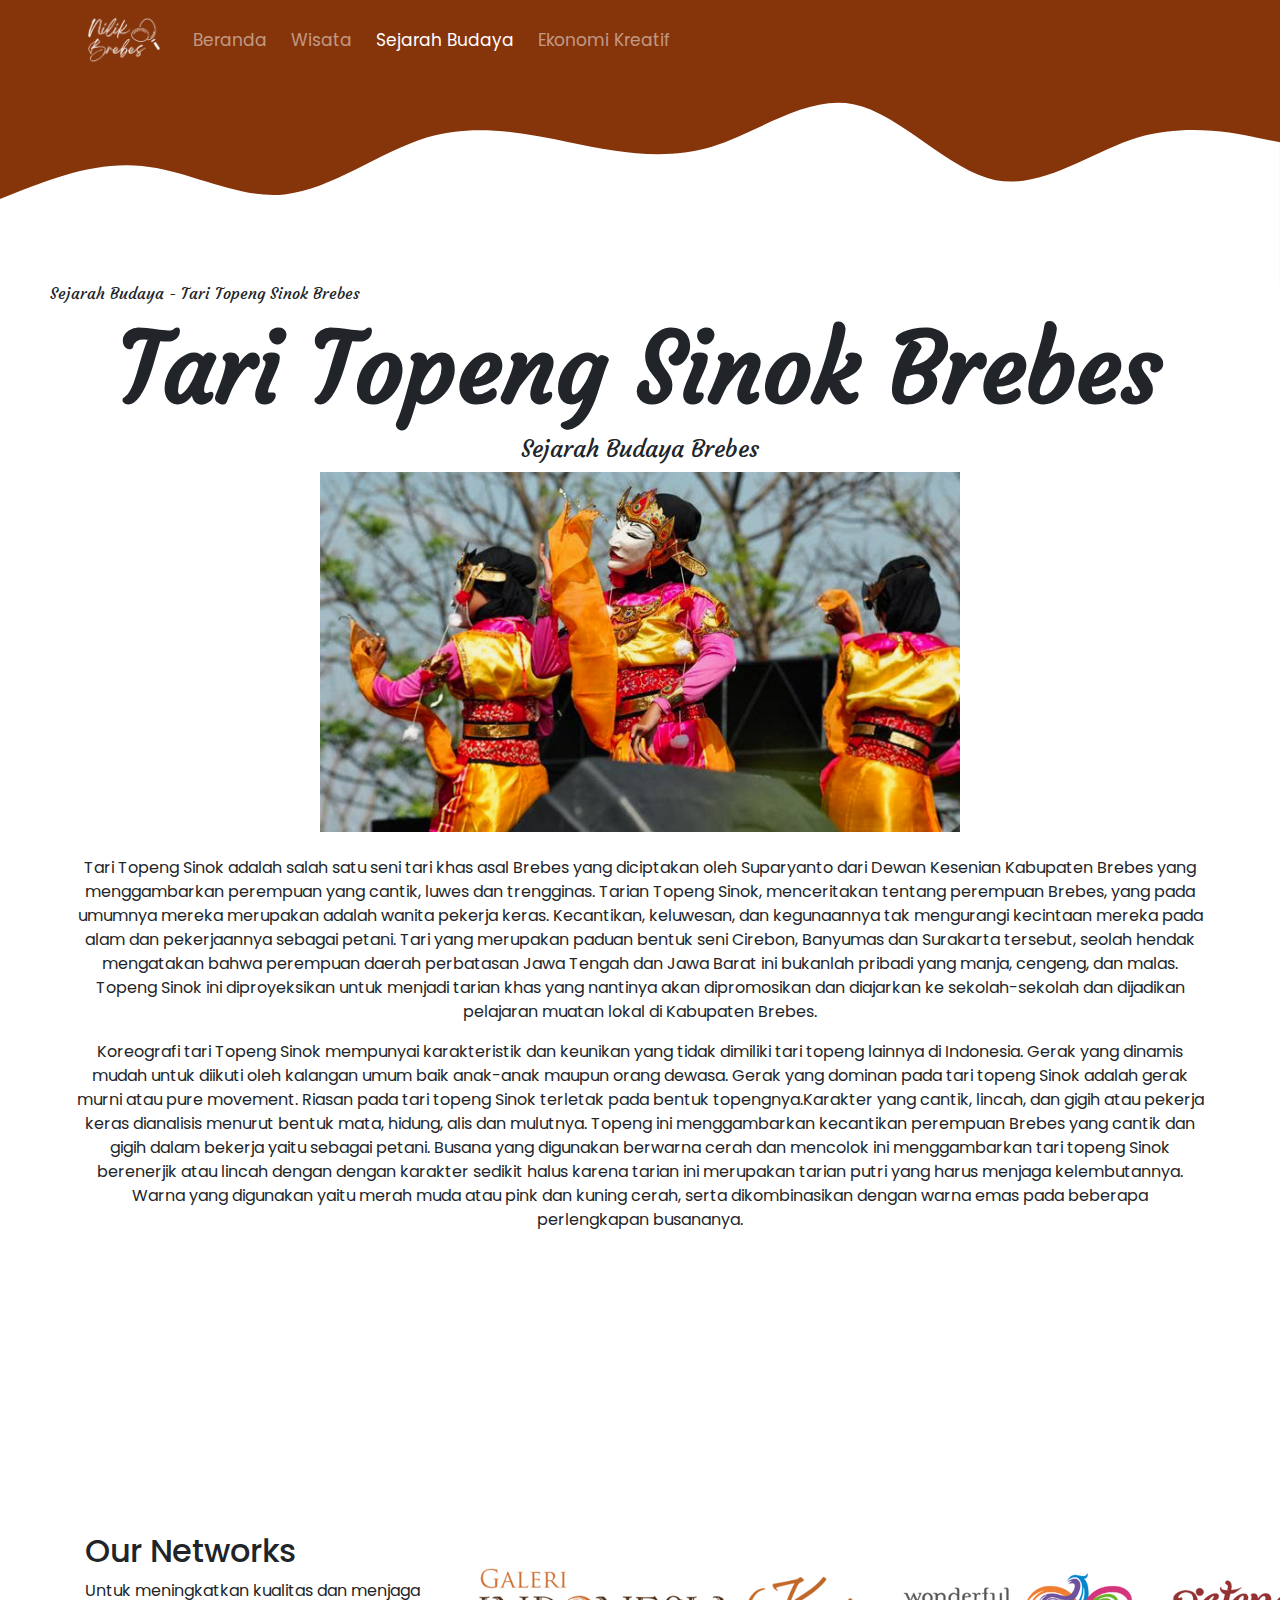
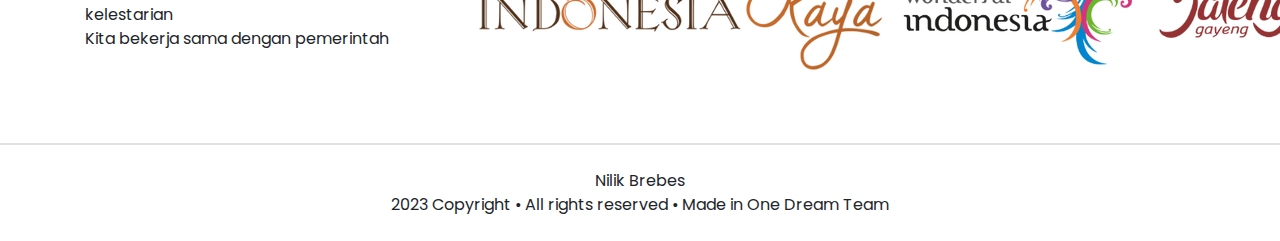
<file: sjrh-sinok.html>
<!DOCTYPE html>
<html lang="en">

  <head>
    <meta charset="UTF-8">
    <meta http-equiv="X-UA-Compatible" content="IE=edge">
    <meta name="viewport" content="width=device-width, initial-scale=1.0">

    <!-- Bootstrap CSS -->
    <link rel="stylesheet" href="style/bootstrap/css/bootstrap.min.css" />
    <link href="https://cdn.jsdelivr.net/npm/bootstrap@5.0.2/dist/css/bootstrap.min.css" rel="stylesheet" integrity="sha384-EVSTQN3/azprG1Anm3QDgpJLIm9Nao0Yz1ztcQTwFspd3yD65VohhpuuCOmLASjC" crossorigin="anonymous" />

    <!-- Bootstrap Icons -->
    <link rel="stylesheet" href="https://cdn.jsdelivr.net/npm/bootstrap-icons@1.10.3/font/bootstrap-icons.css">

    <!-- My CSS -->
    <link rel="stylesheet" href="style/sejarahbudaya.css">

    <!-- Font Google -->
    <link rel="preconnect" href="https://fonts.googleapis.com" />
    <link rel="preconnect" href="https://fonts.gstatic.com" crossorigin />
    <link href="https://fonts.googleapis.com/css2?family=JetBrains+Mono:wght@600&family=Poppins:wght@100;200;300;400;500;600;700;800;900&family=Rubik:wght@300;400;500;600&display=swap" rel="stylesheet" />
    <link href="https://fonts.googleapis.com/css2?family=Acme&family=Courgette&family=Fredoka+One&family=JetBrains+Mono:wght@600&family=Poppins:wght@100;200;300;400;500;600;700;800;900&family=Rubik:wght@300;400;500;600&family=Satisfy&family=ZCOOL+XiaoWei&display=swap" rel="stylesheet">
    <link href="https://fonts.googleapis.com/css2?family=Acme&family=Courgette&family=Fredoka+One&family=JetBrains+Mono:wght@600&family=Leckerli+One&family=Merienda:wght@600&family=Permanent+Marker&family=Poppins:wght@100;200;300;400;500;600;700;800;900&family=Rubik:wght@300;400;500;600&family=Satisfy&family=Titan+One&family=ZCOOL+XiaoWei&display=swap" rel="stylesheet">
    <link href="https://fonts.googleapis.com/css2?family=Acme&family=Caveat+Brush&family=Courgette&family=Fredoka+One&family=JetBrains+Mono:wght@600&family=Leckerli+One&family=Merienda:wght@600&family=Permanent+Marker&family=Poppins:wght@100;200;300;400;500;600;700;800;900&family=Rubik:wght@300;400;500;600&family=Satisfy&family=Titan+One&family=ZCOOL+XiaoWei&display=swap" rel="stylesheet">
    <link href="https://fonts.googleapis.com/css2?family=Acme&family=Caveat+Brush&family=Courgette&family=Fredoka+One&family=JetBrains+Mono:wght@600&family=Leckerli+One&family=Merienda:wght@600&family=Nabla&family=Permanent+Marker&family=Poppins:wght@100;200;300;400;500;600;700;800;900&family=Rubik:wght@300;400;500;600&family=Satisfy&family=Titan+One&family=ZCOOL+XiaoWei&display=swap" rel="stylesheet">
    <link href="https://fonts.googleapis.com/css2?family=Acme&family=Caveat+Brush&family=Courgette&family=Fredoka+One&family=JetBrains+Mono:wght@600&family=Leckerli+One&family=Merienda:wght@600&family=Nabla&family=Permanent+Marker&family=Poppins:wght@100;200;300;400;500;600;700;800;900&family=Rampart+One&family=Rubik:wght@300;400;500;600&family=Satisfy&family=Titan+One&family=ZCOOL+XiaoWei&display=swap" rel="stylesheet">


    <title>Tari Topek Sinok - Nilik Brebes</title>
  </head>

  <body>
    <main>
    <!-- Navbar -->
    <nav class="navbar navbar-expand-lg navbar-dark fixed-top" style="background-color: #86340a">
      <div class="container">
        <a class="navbar-brand" href="#">
          <img src="img/logonilik.png" alt="logowebsite" width="80" />
        </a>
        <button class="navbar-toggler" type="button" data-bs-toggle="collapse" data-bs-target="#navbarNav" aria-controls="navbarNav" aria-expanded="false" aria-label="Toggle navigation">
          <span class="navbar-toggler-icon"></span>
        </button>
        <div class="collapse navbar-collapse" id="navbarNav">
          <ul class="navbar-nav ms-auto">
            <li class="nav-item mx-1">
                <a class="nav-link" href="index.html">Beranda</a>
            </li>
            <li class="nav-item mx-1">
              <a class="nav-link" href="wisata.html">Wisata</a>
            </li>
            <li class="nav-item mx-1">
                <a class="nav-link active" aria-current="page" href="sejarahbudaya.html">Sejarah Budaya</a>
            </li>
            <li class="nav-item mx-1">
              <a class="nav-link" href="ekonomikreatif.html">Ekonomi Kreatif</a>
            </li>
        </div>
      </div>
    </nav>
    <!-- Akhir Navbar -->

    <!-- Hero Section -->
    <section id="herosection">
        <!-- gelombang -->
      <svg xmlns="http://www.w3.org/2000/svg" viewBox="0 0 1440 320">
        <path
          fill="
          #ffffff"
          fill-opacity="1"
          d="M0,224L26.7,213.3C53.3,203,107,181,160,186.7C213.3,192,267,224,320,218.7C373.3,213,427,171,480,154.7C533.3,139,587,149,640,160C693.3,171,747,181,800,165.3C853.3,149,907,107,960,117.3C1013.3,128,1067,192,1120,202.7C1173.3,213,1227,171,1280,154.7C1333.3,139,1387,149,1413,154.7L1440,160L1440,320L1413.3,320C1386.7,320,1333,320,1280,320C1226.7,320,1173,320,1120,320C1066.7,320,1013,320,960,320C906.7,320,853,320,800,320C746.7,320,693,320,640,320C586.7,320,533,320,480,320C426.7,320,373,320,320,320C266.7,320,213,320,160,320C106.7,320,53,320,27,320L0,320Z"
        ></path>
      </svg>
      <!-- akhir gelombang -->
      </section>
      <!-- Akhir Hero Section -->

    <!-- Sejarah -->
    <section id="sejarah">
        <h6>Sejarah Budaya - Tari Topeng Sinok Brebes</h6>
        <div class="sinok text-center">
          <h1>Tari Topeng Sinok Brebes</h1>
          <h4>Sejarah Budaya Brebes</h4>
          <img src="img/topengsinok2.jpg" alt="pulau cemara" width="50%">
          <p> <br>
            Tari Topeng Sinok adalah salah satu seni tari khas asal Brebes yang diciptakan oleh Suparyanto dari Dewan Kesenian Kabupaten Brebes yang menggambarkan perempuan yang cantik, luwes dan trengginas. 
            Tarian Topeng Sinok, menceritakan tentang perempuan Brebes, yang pada umumnya mereka merupakan adalah wanita pekerja keras. 
            Kecantikan, keluwesan, dan kegunaannya tak mengurangi kecintaan mereka pada alam dan pekerjaannya sebagai petani. Tari yang merupakan paduan bentuk seni Cirebon, Banyumas dan Surakarta tersebut, 
            seolah hendak mengatakan bahwa perempuan daerah perbatasan Jawa Tengah dan Jawa Barat ini bukanlah pribadi yang manja, cengeng, dan malas.
            Topeng Sinok ini diproyeksikan untuk menjadi tarian khas yang nantinya akan dipromosikan dan diajarkan ke sekolah-sekolah dan dijadikan pelajaran muatan lokal di Kabupaten Brebes.            
          </p>
          <p>
            Koreografi tari Topeng Sinok mempunyai karakteristik dan
            keunikan yang tidak dimiliki tari topeng lainnya di Indonesia. Gerak yang dinamis mudah untuk diikuti oleh kalangan umum baik anak-anak maupun orang dewasa. Gerak yang dominan pada tari topeng Sinok adalah gerak murni atau pure movement.
            Riasan pada tari topeng Sinok terletak pada bentuk topengnya.Karakter yang cantik, lincah, dan gigih atau pekerja keras dianalisis
            menurut bentuk mata, hidung, alis dan mulutnya. Topeng ini menggambarkan kecantikan perempuan Brebes yang cantik dan gigih dalam bekerja yaitu sebagai petani.
            Busana yang digunakan berwarna cerah dan mencolok ini menggambarkan tari topeng Sinok berenerjik atau lincah dengan dengan karakter sedikit halus karena tarian ini merupakan tarian putri yang harus menjaga kelembutannya. 
            Warna yang digunakan yaitu merah muda atau pink dan kuning cerah, serta dikombinasikan dengan warna emas pada beberapa perlengkapan busananya.
          </p>
        </div>
          <!-- gelombang -->
    <svg xmlns="http://www.w3.org/2000/svg" viewBox="0 0 1440 320">
      <path
        fill="
        #ffffff"
        fill-opacity="1"
        d="M0,224L26.7,213.3C53.3,203,107,181,160,186.7C213.3,192,267,224,320,218.7C373.3,213,427,171,480,154.7C533.3,139,587,149,640,160C693.3,171,747,181,800,165.3C853.3,149,907,107,960,117.3C1013.3,128,1067,192,1120,202.7C1173.3,213,1227,171,1280,154.7C1333.3,139,1387,149,1413,154.7L1440,160L1440,320L1413.3,320C1386.7,320,1333,320,1280,320C1226.7,320,1173,320,1120,320C1066.7,320,1013,320,960,320C906.7,320,853,320,800,320C746.7,320,693,320,640,320C586.7,320,533,320,480,320C426.7,320,373,320,320,320C266.7,320,213,320,160,320C106.7,320,53,320,27,320L0,320Z"
      ></path>
    </svg>
    <!-- akhir gelombang -->
    </section>
    <!-- Akhir Sejarah -->
    <section class="section-networks" id="networks">
      <div class="container">
        <div class="row">
          <div class="col-md-4">
            <h2>Our Networks</h2>
            <p>
              Untuk meningkatkan kualitas dan menjaga kelestarian
              <br>
              Kita bekerja sama dengan pemerintah
            </p>
          </div>
          <div class="col-md-8 text-center">
            <img src="img/partner.png" alt="Logo Partner" class="img-partner">
          </div>
        </div>
      </div>
    </section>
  </main>
    <footer class="section-footer mt-5 mb-4 border-top">
      <div class="container-fluid">
        <div class="row border-top justify-content-center align-items-center pt-4">
          <div class="col-auto text-gray-500 front-weight-light">
            <center>Nilik Brebes</center>
            2023 Copyright • All rights reserved • Made in One Dream Team
          </div>
        </div>
      </div>
    </footer>
  </body>
</html>
</file>
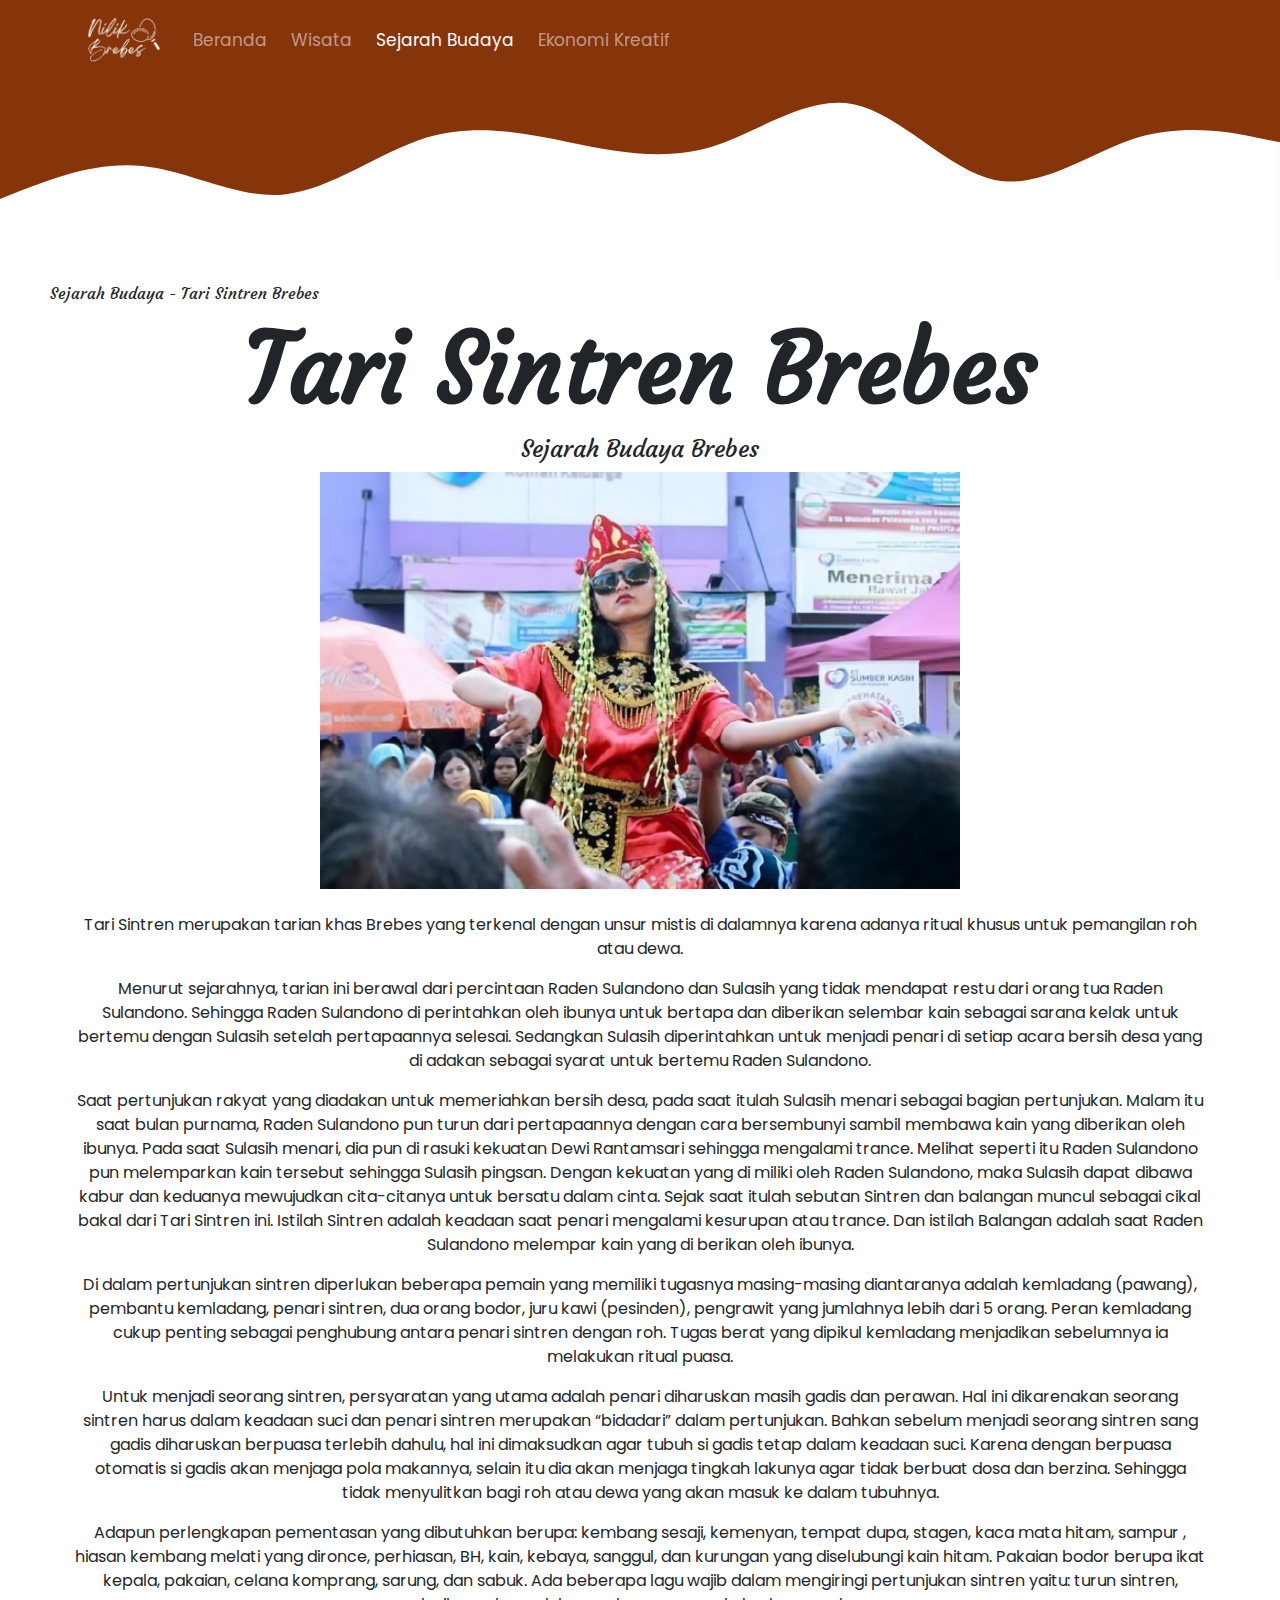
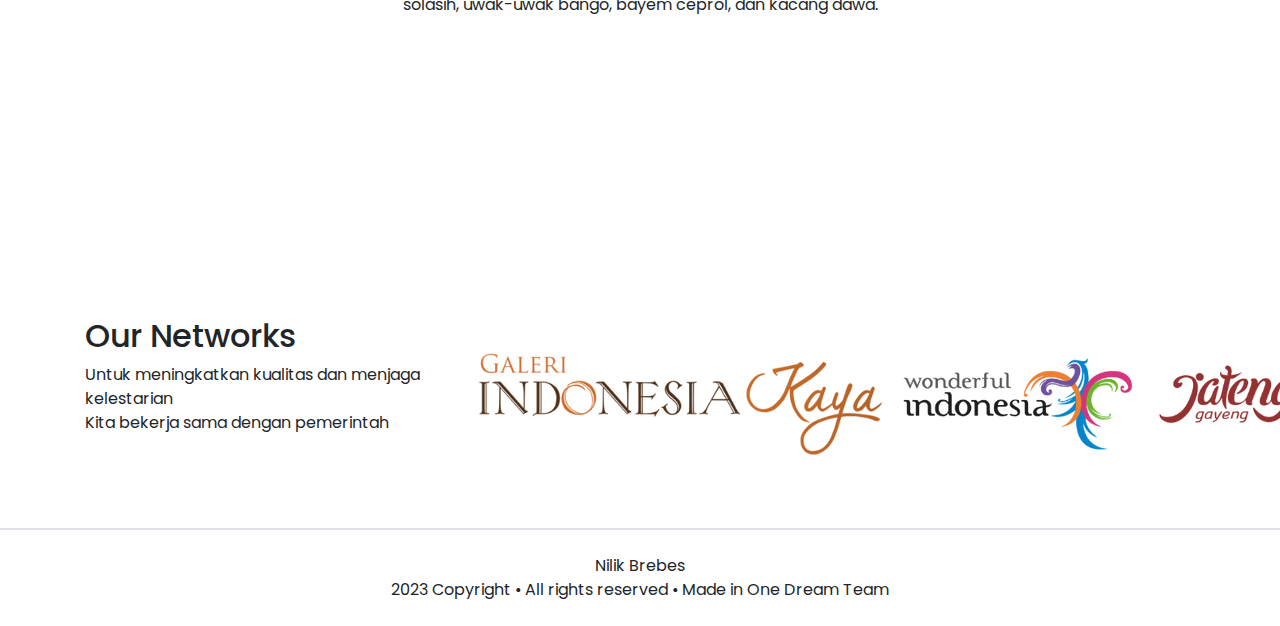
<file: sjrh-sintren.html>
<!DOCTYPE html>
<html lang="en">

  <head>
    <meta charset="UTF-8">
    <meta http-equiv="X-UA-Compatible" content="IE=edge">
    <meta name="viewport" content="width=device-width, initial-scale=1.0">

    <!-- Bootstrap CSS -->
    <link rel="stylesheet" href="style/bootstrap/css/bootstrap.min.css" />
    <link href="https://cdn.jsdelivr.net/npm/bootstrap@5.0.2/dist/css/bootstrap.min.css" rel="stylesheet" integrity="sha384-EVSTQN3/azprG1Anm3QDgpJLIm9Nao0Yz1ztcQTwFspd3yD65VohhpuuCOmLASjC" crossorigin="anonymous" />

    <!-- Bootstrap Icons -->
    <link rel="stylesheet" href="https://cdn.jsdelivr.net/npm/bootstrap-icons@1.10.3/font/bootstrap-icons.css">

    <!-- My CSS -->
    <link rel="stylesheet" href="style/sejarahbudaya.css">

    <!-- Font Google -->
    <link rel="preconnect" href="https://fonts.googleapis.com" />
    <link rel="preconnect" href="https://fonts.gstatic.com" crossorigin />
    <link href="https://fonts.googleapis.com/css2?family=JetBrains+Mono:wght@600&family=Poppins:wght@100;200;300;400;500;600;700;800;900&family=Rubik:wght@300;400;500;600&display=swap" rel="stylesheet" />
    <link href="https://fonts.googleapis.com/css2?family=Acme&family=Courgette&family=Fredoka+One&family=JetBrains+Mono:wght@600&family=Poppins:wght@100;200;300;400;500;600;700;800;900&family=Rubik:wght@300;400;500;600&family=Satisfy&family=ZCOOL+XiaoWei&display=swap" rel="stylesheet">
    <link href="https://fonts.googleapis.com/css2?family=Acme&family=Courgette&family=Fredoka+One&family=JetBrains+Mono:wght@600&family=Leckerli+One&family=Merienda:wght@600&family=Permanent+Marker&family=Poppins:wght@100;200;300;400;500;600;700;800;900&family=Rubik:wght@300;400;500;600&family=Satisfy&family=Titan+One&family=ZCOOL+XiaoWei&display=swap" rel="stylesheet">
    <link href="https://fonts.googleapis.com/css2?family=Acme&family=Caveat+Brush&family=Courgette&family=Fredoka+One&family=JetBrains+Mono:wght@600&family=Leckerli+One&family=Merienda:wght@600&family=Permanent+Marker&family=Poppins:wght@100;200;300;400;500;600;700;800;900&family=Rubik:wght@300;400;500;600&family=Satisfy&family=Titan+One&family=ZCOOL+XiaoWei&display=swap" rel="stylesheet">
    <link href="https://fonts.googleapis.com/css2?family=Acme&family=Caveat+Brush&family=Courgette&family=Fredoka+One&family=JetBrains+Mono:wght@600&family=Leckerli+One&family=Merienda:wght@600&family=Nabla&family=Permanent+Marker&family=Poppins:wght@100;200;300;400;500;600;700;800;900&family=Rubik:wght@300;400;500;600&family=Satisfy&family=Titan+One&family=ZCOOL+XiaoWei&display=swap" rel="stylesheet">
    <link href="https://fonts.googleapis.com/css2?family=Acme&family=Caveat+Brush&family=Courgette&family=Fredoka+One&family=JetBrains+Mono:wght@600&family=Leckerli+One&family=Merienda:wght@600&family=Nabla&family=Permanent+Marker&family=Poppins:wght@100;200;300;400;500;600;700;800;900&family=Rampart+One&family=Rubik:wght@300;400;500;600&family=Satisfy&family=Titan+One&family=ZCOOL+XiaoWei&display=swap" rel="stylesheet">


    <title>Tari Sintren - Nilik Brebes</title>
  </head>

  <body>
    <main>
    <!-- Navbar -->
    <nav class="navbar navbar-expand-lg navbar-dark fixed-top" style="background-color: #86340a">
      <div class="container">
        <a class="navbar-brand" href="#">
          <img src="img/logonilik.png" alt="logowebsite" width="80" />
        </a>
        <button class="navbar-toggler" type="button" data-bs-toggle="collapse" data-bs-target="#navbarNav" aria-controls="navbarNav" aria-expanded="false" aria-label="Toggle navigation">
          <span class="navbar-toggler-icon"></span>
        </button>
        <div class="collapse navbar-collapse" id="navbarNav">
          <ul class="navbar-nav ms-auto">
            <li class="nav-item mx-1">
                <a class="nav-link" href="index.html">Beranda</a>
            </li>
            <li class="nav-item mx-1">
              <a class="nav-link" href="wisata.html">Wisata</a>
            </li>
            <li class="nav-item mx-1">
                <a class="nav-link active" aria-current="page" href="sejarahbudaya.html">Sejarah Budaya</a>
            </li>
            <li class="nav-item mx-1">
              <a class="nav-link" href="ekonomikreatif.html">Ekonomi Kreatif</a>
            </li>
        </div>
      </div>
    </nav>
    <!-- Akhir Navbar -->

    <!-- Hero Section -->
    <section id="herosection">
        <!-- gelombang -->
      <svg xmlns="http://www.w3.org/2000/svg" viewBox="0 0 1440 320">
        <path
          fill="
          #ffffff"
          fill-opacity="1"
          d="M0,224L26.7,213.3C53.3,203,107,181,160,186.7C213.3,192,267,224,320,218.7C373.3,213,427,171,480,154.7C533.3,139,587,149,640,160C693.3,171,747,181,800,165.3C853.3,149,907,107,960,117.3C1013.3,128,1067,192,1120,202.7C1173.3,213,1227,171,1280,154.7C1333.3,139,1387,149,1413,154.7L1440,160L1440,320L1413.3,320C1386.7,320,1333,320,1280,320C1226.7,320,1173,320,1120,320C1066.7,320,1013,320,960,320C906.7,320,853,320,800,320C746.7,320,693,320,640,320C586.7,320,533,320,480,320C426.7,320,373,320,320,320C266.7,320,213,320,160,320C106.7,320,53,320,27,320L0,320Z"
        ></path>
      </svg>
      <!-- akhir gelombang -->
      </section>
      <!-- Akhir Hero Section -->

    <!-- Sejarah -->
    <section id="sejarah">
        <h6>Sejarah Budaya - Tari Sintren Brebes</h6>
        <div class="sinok text-center">
          <h1>Tari Sintren Brebes</h1>
          <h4>Sejarah Budaya Brebes</h4>
          <img src="img/sjrh_sintren.png" alt="pulau cemara" width="50%">
          <p> <br>
            Tari Sintren merupakan tarian khas Brebes yang terkenal dengan unsur mistis di dalamnya karena adanya ritual khusus untuk pemangilan roh atau dewa. </p>
          <p>
            Menurut sejarahnya, tarian ini berawal dari percintaan Raden Sulandono dan Sulasih yang tidak mendapat restu dari orang tua Raden Sulandono. Sehingga Raden Sulandono di perintahkan oleh ibunya untuk bertapa dan diberikan selembar kain sebagai sarana kelak untuk bertemu dengan Sulasih setelah pertapaannya selesai. Sedangkan Sulasih diperintahkan untuk menjadi penari di setiap acara bersih desa yang di adakan sebagai syarat untuk bertemu Raden Sulandono.
          </p>
          <p>
            Saat pertunjukan rakyat yang diadakan untuk memeriahkan bersih desa, pada saat itulah Sulasih menari sebagai bagian pertunjukan. Malam itu saat bulan purnama, Raden Sulandono pun turun dari pertapaannya dengan cara bersembunyi sambil membawa kain yang diberikan oleh ibunya. Pada saat Sulasih menari, dia pun di rasuki kekuatan Dewi Rantamsari sehingga mengalami trance. Melihat seperti itu Raden Sulandono pun melemparkan kain tersebut sehingga Sulasih pingsan. Dengan kekuatan yang di miliki oleh Raden Sulandono, maka Sulasih dapat dibawa kabur dan keduanya mewujudkan cita-citanya untuk bersatu dalam cinta. Sejak saat itulah sebutan Sintren dan balangan muncul sebagai cikal bakal dari Tari Sintren ini. Istilah Sintren adalah keadaan saat penari mengalami kesurupan atau trance. Dan istilah Balangan adalah saat Raden Sulandono melempar kain yang di berikan oleh ibunya.
          </p>
          <p>
            Di dalam pertunjukan sintren diperlukan beberapa pemain yang memiliki tugasnya masing-masing diantaranya adalah kemladang (pawang), pembantu kemladang, penari sintren, dua orang bodor, juru kawi (pesinden), pengrawit yang jumlahnya lebih dari 5 orang. Peran kemladang cukup penting sebagai penghubung antara penari sintren dengan roh. Tugas berat yang dipikul kemladang menjadikan sebelumnya ia melakukan ritual puasa. 
          </p>
          <p>
            Untuk menjadi seorang sintren, persyaratan yang utama adalah penari diharuskan masih gadis dan perawan. Hal	ini dikarenakan seorang sintren harus dalam keadaan suci dan penari sintren merupakan “bidadari” dalam	 pertunjukan. Bahkan sebelum menjadi seorang sintren sang gadis diharuskan berpuasa	terlebih dahulu, hal ini	dimaksudkan	agar tubuh si	gadis	tetap	dalam	keadaan suci. Karena dengan	berpuasa otomatis si	gadis	akan	menjaga pola	makannya, selain itu	 dia akan menjaga tingkah	lakunya agar	tidak	berbuat	dosa	dan	berzina. Sehingga tidak menyulitkan	bagi	roh	atau	dewa	yang	akan	masuk	ke dalam	tubuhnya.
          </p>
          <p>
            Adapun perlengkapan pementasan yang dibutuhkan berupa: kembang sesaji, kemenyan, tempat dupa, stagen, kaca mata hitam, sampur , hiasan kembang melati yang dironce, perhiasan, BH, kain, kebaya, sanggul, dan kurungan yang diselubungi kain hitam. Pakaian bodor berupa ikat kepala, pakaian, celana komprang, sarung, dan sabuk. Ada beberapa lagu wajib dalam mengiringi pertunjukan sintren yaitu: turun sintren, solasih, uwak-uwak bango, bayem ceprol, dan kacang dawa.
          </p>
          <!-- <p>Urutan pementasan sintren sebagai berikut: 
            <ul>
              <li>Penari sintren dan kemladang mempersiapkan diri dekat kurungan ayam yang ditutup kain hitam</li>
              <li>Penari sintren membawa busana yang terlipat rapi dan dimasukan dalam kurungan</li>
              <li>Kemladang mempersiapkan dupa yang terdiri dari kemenyan serta sesaji yang berupa kembang setaman sembari membacakan mantera mengundang roh bidadari. Bersamaan dengan kemladang yang membakar dupa kemenyan</li>
              <li>Kemladang membaca mantera untuk mengundang roh bidadari, juru kawi dan pengiring mengiringi dengan syair lagu turun sintren</li>
              <li>Kemladang menuju kurungan ayam, yang didalamnya sudah ada penari perempuan, sambil mendengarkan bisikan sintren. Ketika penari meminta lagu pada kemladang menjadi penanda bahwa penari sudah menjadi sintren</li>
              <li>Lagu permintaan diumumkan, bersamaan dengan lagu dimainkan, kurungan dibuka</li>
              <li>Sintren sudah berpakaian lengkap, kemudian menari sesuai dengan lagu permintaannya. Sintren akan berhenti menari ketika lagu berhenti, ketika lagu diperdengarkan akan menari lagi</li>
              <li>Juru kawi mendendangkan lagu bayem ceprol, menandakan sintren membutuhkan penari bodor</li>
              <li>Bodor berinteraksi dengan penonton, penonton tertawa gembira. Penonton bisa nyawer pada sintren dengan bantuan kemladang yang mengedarkan nampan saweran</li>
              <li>Permainan diulang sesuai arahan kemlandang sampai waktu cukup, sehingga akhirnya penari dimasukan ke kurungan kembali untuk disadarkan</li>
            </ul> -->
          </p>
        </div>
          <!-- gelombang -->
    <svg xmlns="http://www.w3.org/2000/svg" viewBox="0 0 1440 320">
      <path
        fill="
        #ffffff"
        fill-opacity="1"
        d="M0,224L26.7,213.3C53.3,203,107,181,160,186.7C213.3,192,267,224,320,218.7C373.3,213,427,171,480,154.7C533.3,139,587,149,640,160C693.3,171,747,181,800,165.3C853.3,149,907,107,960,117.3C1013.3,128,1067,192,1120,202.7C1173.3,213,1227,171,1280,154.7C1333.3,139,1387,149,1413,154.7L1440,160L1440,320L1413.3,320C1386.7,320,1333,320,1280,320C1226.7,320,1173,320,1120,320C1066.7,320,1013,320,960,320C906.7,320,853,320,800,320C746.7,320,693,320,640,320C586.7,320,533,320,480,320C426.7,320,373,320,320,320C266.7,320,213,320,160,320C106.7,320,53,320,27,320L0,320Z"
      ></path>
    </svg>
    <!-- akhir gelombang -->
    </section>
    <!-- Akhir Sejarah -->
    <section class="section-networks" id="networks">
      <div class="container">
        <div class="row">
          <div class="col-md-4">
            <h2>Our Networks</h2>
            <p>
              Untuk meningkatkan kualitas dan menjaga kelestarian
              <br>
              Kita bekerja sama dengan pemerintah
            </p>
          </div>
          <div class="col-md-8 text-center">
            <img src="img/partner.png" alt="Logo Partner" class="img-partner">
          </div>
        </div>
      </div>
    </section>
  </main>
    <footer class="section-footer mt-5 mb-4 border-top">
      <div class="container-fluid">
        <div class="row border-top justify-content-center align-items-center pt-4">
          <div class="col-auto text-gray-500 front-weight-light">
            <center>Nilik Brebes</center>
            2023 Copyright • All rights reserved • Made in One Dream Team
          </div>
        </div>
      </div>
    </footer>
  </body>
</html>
</file>
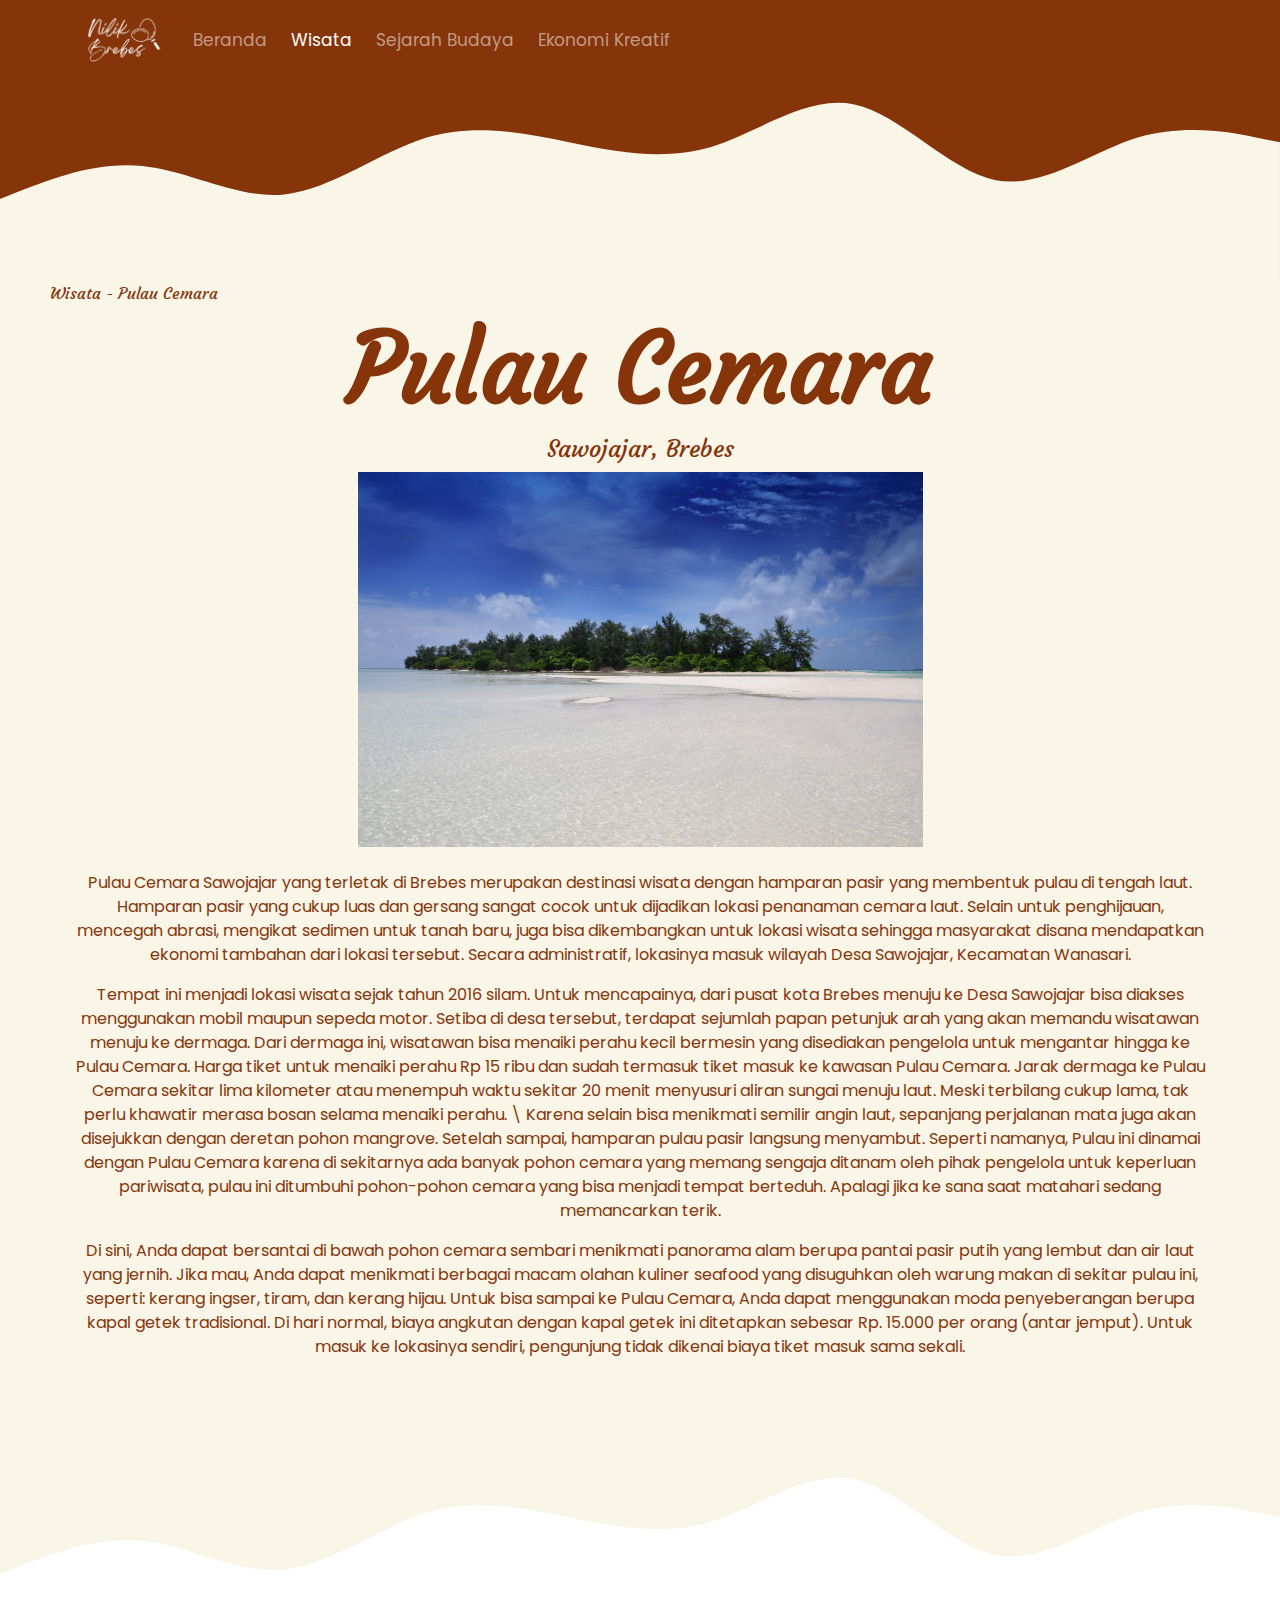
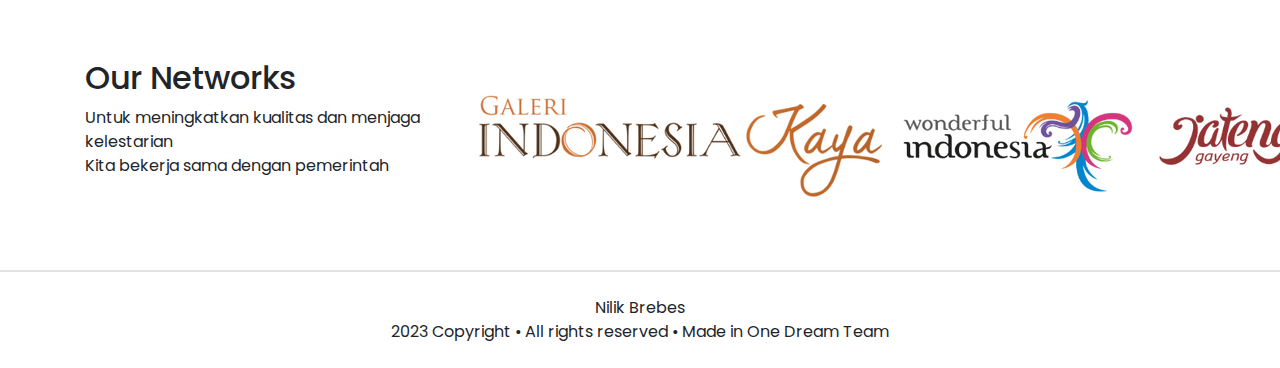
<file: wst-cemara.html>
<!DOCTYPE html>
<html lang="en">

  <head>
    <meta charset="UTF-8">
    <meta http-equiv="X-UA-Compatible" content="IE=edge">
    <meta name="viewport" content="width=device-width, initial-scale=1.0">

    <!-- Bootstrap CSS -->
    <link rel="stylesheet" href="style/bootstrap/css/bootstrap.min.css" />
    <link href="https://cdn.jsdelivr.net/npm/bootstrap@5.0.2/dist/css/bootstrap.min.css" rel="stylesheet" integrity="sha384-EVSTQN3/azprG1Anm3QDgpJLIm9Nao0Yz1ztcQTwFspd3yD65VohhpuuCOmLASjC" crossorigin="anonymous" />

    <!-- Bootstrap Icons -->
    <link rel="stylesheet" href="https://cdn.jsdelivr.net/npm/bootstrap-icons@1.10.3/font/bootstrap-icons.css">

    <!-- My CSS -->
    <link rel="stylesheet" href="style/wisata.css">

    <!-- Font Google -->
    <link rel="preconnect" href="https://fonts.googleapis.com" />
    <link rel="preconnect" href="https://fonts.gstatic.com" crossorigin />
    <link href="https://fonts.googleapis.com/css2?family=JetBrains+Mono:wght@600&family=Poppins:wght@100;200;300;400;500;600;700;800;900&family=Rubik:wght@300;400;500;600&display=swap" rel="stylesheet" />
    <link href="https://fonts.googleapis.com/css2?family=Acme&family=Courgette&family=Fredoka+One&family=JetBrains+Mono:wght@600&family=Poppins:wght@100;200;300;400;500;600;700;800;900&family=Rubik:wght@300;400;500;600&family=Satisfy&family=ZCOOL+XiaoWei&display=swap" rel="stylesheet">
    <link href="https://fonts.googleapis.com/css2?family=Acme&family=Courgette&family=Fredoka+One&family=JetBrains+Mono:wght@600&family=Leckerli+One&family=Merienda:wght@600&family=Permanent+Marker&family=Poppins:wght@100;200;300;400;500;600;700;800;900&family=Rubik:wght@300;400;500;600&family=Satisfy&family=Titan+One&family=ZCOOL+XiaoWei&display=swap" rel="stylesheet">
    <link href="https://fonts.googleapis.com/css2?family=Acme&family=Caveat+Brush&family=Courgette&family=Fredoka+One&family=JetBrains+Mono:wght@600&family=Leckerli+One&family=Merienda:wght@600&family=Permanent+Marker&family=Poppins:wght@100;200;300;400;500;600;700;800;900&family=Rubik:wght@300;400;500;600&family=Satisfy&family=Titan+One&family=ZCOOL+XiaoWei&display=swap" rel="stylesheet">
    <link href="https://fonts.googleapis.com/css2?family=Acme&family=Caveat+Brush&family=Courgette&family=Fredoka+One&family=JetBrains+Mono:wght@600&family=Leckerli+One&family=Merienda:wght@600&family=Nabla&family=Permanent+Marker&family=Poppins:wght@100;200;300;400;500;600;700;800;900&family=Rubik:wght@300;400;500;600&family=Satisfy&family=Titan+One&family=ZCOOL+XiaoWei&display=swap" rel="stylesheet">
    <link href="https://fonts.googleapis.com/css2?family=Acme&family=Caveat+Brush&family=Courgette&family=Fredoka+One&family=JetBrains+Mono:wght@600&family=Leckerli+One&family=Merienda:wght@600&family=Nabla&family=Permanent+Marker&family=Poppins:wght@100;200;300;400;500;600;700;800;900&family=Rampart+One&family=Rubik:wght@300;400;500;600&family=Satisfy&family=Titan+One&family=ZCOOL+XiaoWei&display=swap" rel="stylesheet">


    <title>Pulau Cemara - Nilik Brebes</title>
  </head>

  <body>
    <main>
    <!-- Navbar -->
    <nav class="navbar navbar-expand-lg navbar-dark fixed-top" style="background-color: #86340a">
      <div class="container">
        <a class="navbar-brand" href="#">
          <img src="img/logonilik.png" alt="logowebsite" width="80" />
        </a>
        <button class="navbar-toggler" type="button" data-bs-toggle="collapse" data-bs-target="#navbarNav" aria-controls="navbarNav" aria-expanded="false" aria-label="Toggle navigation">
          <span class="navbar-toggler-icon"></span>
        </button>
        <div class="collapse navbar-collapse" id="navbarNav">
          <ul class="navbar-nav ms-auto">
            <li class="nav-item mx-1">
                <a class="nav-link" href="index.html">Beranda</a>
            </li>
            <li class="nav-item mx-1">
              <a class="nav-link active" href="wisata.html">Wisata</a>
            </li>
            <li class="nav-item mx-1">
                <a class="nav-link" aria-current="page" href="sejarahbudaya.html">Sejarah Budaya</a>
            </li>
            <li class="nav-item mx-1">
              <a class="nav-link" href="ekonomikreatif.html">Ekonomi Kreatif</a>
            </li>
        </div>
      </div>
    </nav>
    <!-- Akhir Navbar -->

    <!-- Hero Section -->
    <section id="herosection">
        <!-- gelombang -->
      <svg xmlns="http://www.w3.org/2000/svg" viewBox="0 0 1440 320">
        <path
          fill="
          #f9f5e7"
          fill-opacity="1"
          d="M0,224L26.7,213.3C53.3,203,107,181,160,186.7C213.3,192,267,224,320,218.7C373.3,213,427,171,480,154.7C533.3,139,587,149,640,160C693.3,171,747,181,800,165.3C853.3,149,907,107,960,117.3C1013.3,128,1067,192,1120,202.7C1173.3,213,1227,171,1280,154.7C1333.3,139,1387,149,1413,154.7L1440,160L1440,320L1413.3,320C1386.7,320,1333,320,1280,320C1226.7,320,1173,320,1120,320C1066.7,320,1013,320,960,320C906.7,320,853,320,800,320C746.7,320,693,320,640,320C586.7,320,533,320,480,320C426.7,320,373,320,320,320C266.7,320,213,320,160,320C106.7,320,53,320,27,320L0,320Z"
        ></path>
      </svg>
      <!-- akhir gelombang -->
      </section>
      <!-- Akhir Hero Section -->

    <!-- Sejarah -->
    <section id="sejarah">
        <h6>Wisata - Pulau Cemara</h6>
        <div class="cemara text-center">
          <h1>Pulau Cemara</h1>
          <h4>Sawojajar, Brebes</h4>
          <img src="img/pulaucemara.jpg" alt="pulau cemara" width="50%">
          <p> <br>
            Pulau Cemara Sawojajar yang terletak di Brebes merupakan destinasi wisata dengan hamparan pasir yang membentuk pulau di tengah laut. 
            Hamparan pasir yang cukup luas dan gersang sangat cocok untuk dijadikan lokasi penanaman cemara laut. 
            Selain untuk penghijauan, mencegah abrasi, mengikat sedimen untuk tanah baru, juga bisa dikembangkan untuk lokasi wisata 
            sehingga masyarakat disana mendapatkan ekonomi tambahan dari lokasi tersebut.
            Secara administratif, lokasinya masuk wilayah Desa Sawojajar, Kecamatan Wanasari.
           </p>
           <p>
            Tempat ini menjadi lokasi wisata sejak tahun 2016 silam. Untuk mencapainya, dari pusat kota Brebes menuju ke Desa Sawojajar bisa diakses menggunakan mobil maupun sepeda motor. Setiba di desa tersebut, terdapat sejumlah papan petunjuk arah yang akan memandu wisatawan menuju ke dermaga.
            Dari dermaga ini, wisatawan bisa menaiki perahu kecil bermesin yang disediakan pengelola untuk mengantar hingga ke Pulau Cemara. Harga tiket untuk menaiki perahu Rp 15 ribu dan sudah termasuk tiket masuk ke kawasan Pulau Cemara.
            Jarak dermaga ke Pulau Cemara sekitar lima kilometer atau menempuh waktu sekitar 20 menit menyusuri aliran sungai menuju laut. Meski terbilang cukup lama, tak perlu khawatir merasa bosan selama menaiki perahu. \
            Karena selain bisa menikmati semilir angin laut, sepanjang perjalanan mata juga akan disejukkan dengan deretan pohon mangrove.
            Setelah sampai, hamparan pulau pasir langsung menyambut. Seperti namanya, Pulau ini dinamai dengan Pulau Cemara karena di sekitarnya ada banyak pohon cemara yang memang sengaja ditanam oleh pihak pengelola untuk keperluan pariwisata,
            pulau ini ditumbuhi pohon-pohon cemara yang bisa menjadi tempat berteduh. Apalagi jika ke sana saat matahari sedang memancarkan terik.
           </p>
           <p>
            Di sini, Anda dapat bersantai di bawah pohon cemara sembari menikmati panorama alam berupa pantai pasir putih yang lembut dan air laut yang jernih.
            Jika mau, Anda dapat menikmati berbagai macam olahan kuliner seafood yang disuguhkan oleh warung makan di sekitar pulau ini, seperti: kerang ingser, tiram, dan kerang hijau.
            Untuk bisa sampai ke Pulau Cemara, Anda dapat menggunakan moda penyeberangan berupa kapal getek tradisional. Di hari normal, biaya angkutan dengan kapal getek ini ditetapkan sebesar Rp. 15.000 per orang (antar jemput).
            Untuk masuk ke lokasinya sendiri, pengunjung tidak dikenai biaya tiket masuk sama sekali.
           </p>
        </div>
          <!-- gelombang -->
    <svg xmlns="http://www.w3.org/2000/svg" viewBox="0 0 1440 320">
      <path
        fill="
        #ffffff"
        fill-opacity="1"
        d="M0,224L26.7,213.3C53.3,203,107,181,160,186.7C213.3,192,267,224,320,218.7C373.3,213,427,171,480,154.7C533.3,139,587,149,640,160C693.3,171,747,181,800,165.3C853.3,149,907,107,960,117.3C1013.3,128,1067,192,1120,202.7C1173.3,213,1227,171,1280,154.7C1333.3,139,1387,149,1413,154.7L1440,160L1440,320L1413.3,320C1386.7,320,1333,320,1280,320C1226.7,320,1173,320,1120,320C1066.7,320,1013,320,960,320C906.7,320,853,320,800,320C746.7,320,693,320,640,320C586.7,320,533,320,480,320C426.7,320,373,320,320,320C266.7,320,213,320,160,320C106.7,320,53,320,27,320L0,320Z"
      ></path>
    </svg>
    <!-- akhir gelombang -->
    </section>
    <!-- Akhir Sejarah -->
    <section class="section-networks" id="networks">
      <div class="container">
        <div class="row">
          <div class="col-md-4">
            <h2>Our Networks</h2>
            <p>
              Untuk meningkatkan kualitas dan menjaga kelestarian
              <br>
              Kita bekerja sama dengan pemerintah
            </p>
          </div>
          <div class="col-md-8 text-center">
            <img src="img/partner.png" alt="Logo Partner" class="img-partner">
          </div>
        </div>
      </div>
    </section>
  </main>
    <footer class="section-footer mt-5 mb-4 border-top">
      <div class="container-fluid">
        <div class="row border-top justify-content-center align-items-center pt-4">
          <div class="col-auto text-gray-500 front-weight-light">
            <center>Nilik Brebes</center>
            2023 Copyright • All rights reserved • Made in One Dream Team
          </div>
        </div>
      </div>
    </footer>
  </body>
</html>
</file>
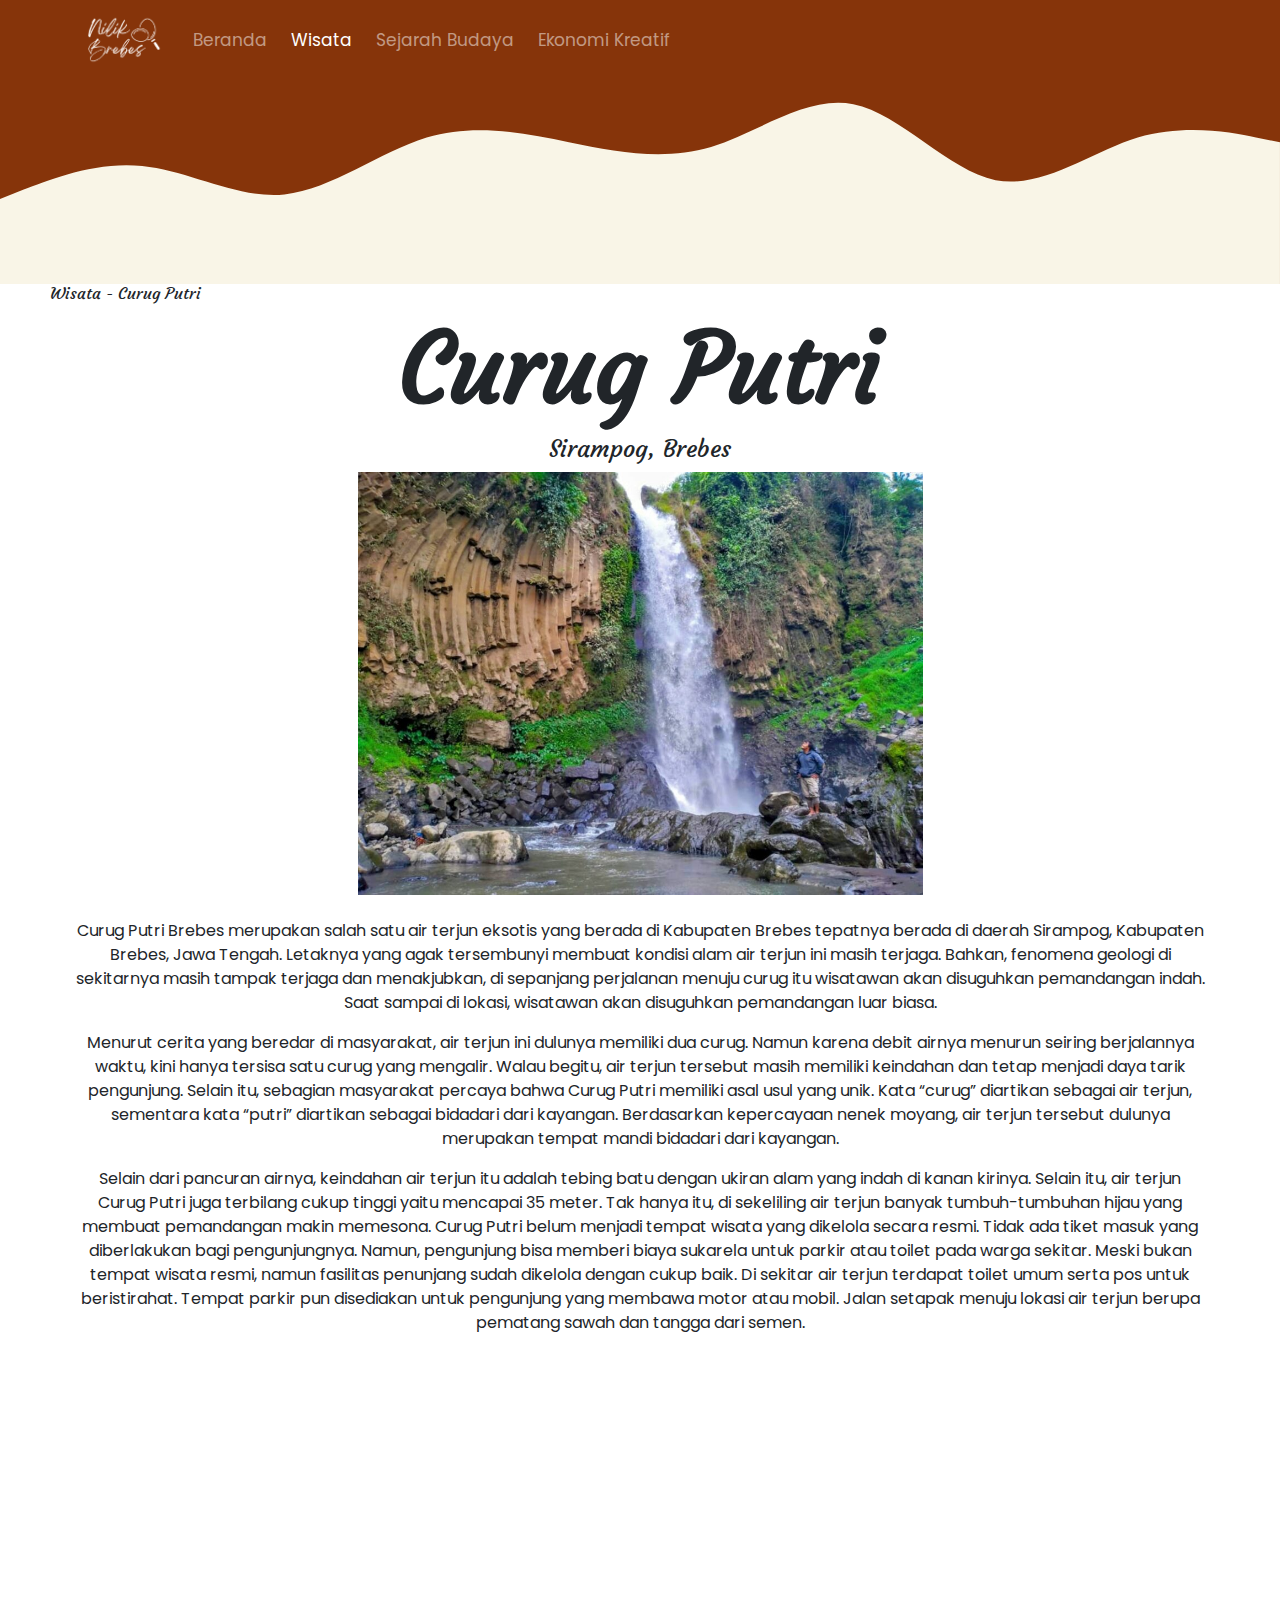
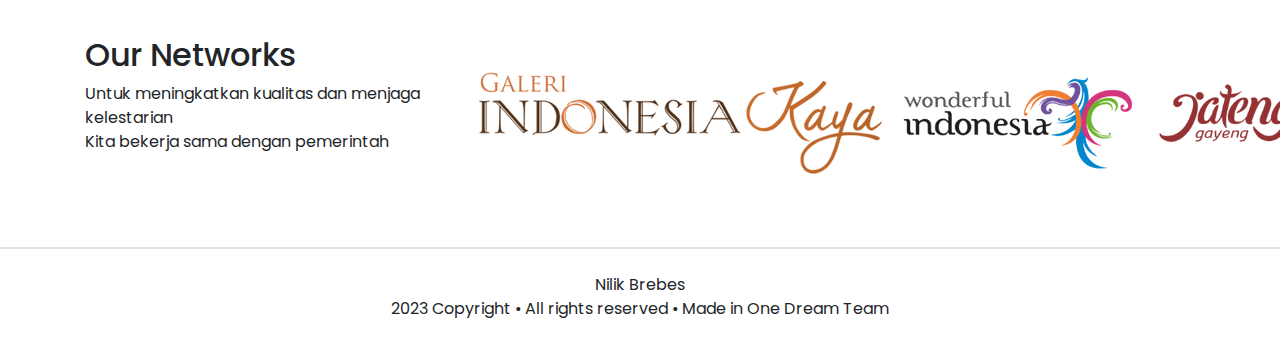
<file: wst-curugputri.html>
<!DOCTYPE html>
<html lang="en">

  <head>
    <meta charset="UTF-8">
    <meta http-equiv="X-UA-Compatible" content="IE=edge">
    <meta name="viewport" content="width=device-width, initial-scale=1.0">

    <!-- Bootstrap CSS -->
    <link rel="stylesheet" href="style/bootstrap/css/bootstrap.min.css" />
    <link href="https://cdn.jsdelivr.net/npm/bootstrap@5.0.2/dist/css/bootstrap.min.css" rel="stylesheet" integrity="sha384-EVSTQN3/azprG1Anm3QDgpJLIm9Nao0Yz1ztcQTwFspd3yD65VohhpuuCOmLASjC" crossorigin="anonymous" />

    <!-- Bootstrap Icons -->
    <link rel="stylesheet" href="https://cdn.jsdelivr.net/npm/bootstrap-icons@1.10.3/font/bootstrap-icons.css">

    <!-- My CSS -->
    <link rel="stylesheet" href="style/sejarahbudaya.css">

    <!-- Font Google -->
    <link rel="preconnect" href="https://fonts.googleapis.com" />
    <link rel="preconnect" href="https://fonts.gstatic.com" crossorigin />
    <link href="https://fonts.googleapis.com/css2?family=JetBrains+Mono:wght@600&family=Poppins:wght@100;200;300;400;500;600;700;800;900&family=Rubik:wght@300;400;500;600&display=swap" rel="stylesheet" />
    <link href="https://fonts.googleapis.com/css2?family=Acme&family=Courgette&family=Fredoka+One&family=JetBrains+Mono:wght@600&family=Poppins:wght@100;200;300;400;500;600;700;800;900&family=Rubik:wght@300;400;500;600&family=Satisfy&family=ZCOOL+XiaoWei&display=swap" rel="stylesheet">
    <link href="https://fonts.googleapis.com/css2?family=Acme&family=Courgette&family=Fredoka+One&family=JetBrains+Mono:wght@600&family=Leckerli+One&family=Merienda:wght@600&family=Permanent+Marker&family=Poppins:wght@100;200;300;400;500;600;700;800;900&family=Rubik:wght@300;400;500;600&family=Satisfy&family=Titan+One&family=ZCOOL+XiaoWei&display=swap" rel="stylesheet">
    <link href="https://fonts.googleapis.com/css2?family=Acme&family=Caveat+Brush&family=Courgette&family=Fredoka+One&family=JetBrains+Mono:wght@600&family=Leckerli+One&family=Merienda:wght@600&family=Permanent+Marker&family=Poppins:wght@100;200;300;400;500;600;700;800;900&family=Rubik:wght@300;400;500;600&family=Satisfy&family=Titan+One&family=ZCOOL+XiaoWei&display=swap" rel="stylesheet">
    <link href="https://fonts.googleapis.com/css2?family=Acme&family=Caveat+Brush&family=Courgette&family=Fredoka+One&family=JetBrains+Mono:wght@600&family=Leckerli+One&family=Merienda:wght@600&family=Nabla&family=Permanent+Marker&family=Poppins:wght@100;200;300;400;500;600;700;800;900&family=Rubik:wght@300;400;500;600&family=Satisfy&family=Titan+One&family=ZCOOL+XiaoWei&display=swap" rel="stylesheet">
    <link href="https://fonts.googleapis.com/css2?family=Acme&family=Caveat+Brush&family=Courgette&family=Fredoka+One&family=JetBrains+Mono:wght@600&family=Leckerli+One&family=Merienda:wght@600&family=Nabla&family=Permanent+Marker&family=Poppins:wght@100;200;300;400;500;600;700;800;900&family=Rampart+One&family=Rubik:wght@300;400;500;600&family=Satisfy&family=Titan+One&family=ZCOOL+XiaoWei&display=swap" rel="stylesheet">


    <title>Curug Putri - Nilik Brebes</title>
  </head>

  <body>
    <main>
    <!-- Navbar -->
    <nav class="navbar navbar-expand-lg navbar-dark fixed-top" style="background-color: #86340a">
      <div class="container">
        <a class="navbar-brand" href="#">
          <img src="img/logonilik.png" alt="logowebsite" width="80" />
        </a>
        <button class="navbar-toggler" type="button" data-bs-toggle="collapse" data-bs-target="#navbarNav" aria-controls="navbarNav" aria-expanded="false" aria-label="Toggle navigation">
          <span class="navbar-toggler-icon"></span>
        </button>
        <div class="collapse navbar-collapse" id="navbarNav">
          <ul class="navbar-nav ms-auto">
            <li class="nav-item mx-1">
                <a class="nav-link" href="index.html">Beranda</a>
            </li>
            <li class="nav-item mx-1">
              <a class="nav-link active" href="wisata.html">Wisata</a>
            </li>
            <li class="nav-item mx-1">
                <a class="nav-link" aria-current="page" href="sejarahbudaya.html">Sejarah Budaya</a>
            </li>
            <li class="nav-item mx-1">
              <a class="nav-link" href="ekonomikreatif.html">Ekonomi Kreatif</a>
            </li>
        </div>
      </div>
    </nav>
    <!-- Akhir Navbar -->

    <!-- Hero Section -->
    <section id="herosection">
        <!-- gelombang -->
      <svg xmlns="http://www.w3.org/2000/svg" viewBox="0 0 1440 320">
        <path
          fill="
          #f9f5e7"
          fill-opacity="1"
          d="M0,224L26.7,213.3C53.3,203,107,181,160,186.7C213.3,192,267,224,320,218.7C373.3,213,427,171,480,154.7C533.3,139,587,149,640,160C693.3,171,747,181,800,165.3C853.3,149,907,107,960,117.3C1013.3,128,1067,192,1120,202.7C1173.3,213,1227,171,1280,154.7C1333.3,139,1387,149,1413,154.7L1440,160L1440,320L1413.3,320C1386.7,320,1333,320,1280,320C1226.7,320,1173,320,1120,320C1066.7,320,1013,320,960,320C906.7,320,853,320,800,320C746.7,320,693,320,640,320C586.7,320,533,320,480,320C426.7,320,373,320,320,320C266.7,320,213,320,160,320C106.7,320,53,320,27,320L0,320Z"
        ></path>
      </svg>
      <!-- akhir gelombang -->
      </section>
      <!-- Akhir Hero Section -->

    <!-- Sejarah -->
    <section id="sejarah">
        <h6>Wisata - Curug Putri</h6>
        <div class="curug text-center">
          <h1>Curug Putri</h1>
          <h4>Sirampog, Brebes</h4>
          <img src="img/curugputri.jpg" alt="curugputri" width="50%">
          <p> <br>
            Curug Putri Brebes merupakan salah satu air terjun eksotis yang berada di Kabupaten Brebes tepatnya berada di daerah Sirampog, Kabupaten Brebes, Jawa Tengah. 
          Letaknya yang agak tersembunyi membuat kondisi alam air terjun ini masih terjaga. Bahkan, fenomena geologi di sekitarnya masih tampak terjaga dan menakjubkan, 
          di sepanjang perjalanan menuju curug itu wisatawan akan disuguhkan pemandangan indah. Saat sampai di lokasi, wisatawan akan disuguhkan pemandangan luar biasa.
          </p>
          <p>
            Menurut cerita yang beredar di masyarakat, air terjun ini dulunya memiliki dua curug. Namun karena debit airnya menurun seiring berjalannya waktu, kini hanya tersisa satu curug yang mengalir. Walau begitu, air terjun tersebut masih memiliki keindahan dan tetap menjadi daya tarik pengunjung.
            Selain itu, sebagian masyarakat percaya bahwa Curug Putri memiliki asal usul yang unik. Kata “curug” diartikan sebagai air terjun, sementara kata “putri” diartikan sebagai bidadari dari kayangan. Berdasarkan kepercayaan nenek moyang, air terjun tersebut dulunya merupakan tempat mandi bidadari dari kayangan.
          </p>
          <p>
            Selain dari pancuran airnya, keindahan air terjun itu adalah tebing batu dengan ukiran alam yang indah di kanan kirinya. Selain itu, air terjun Curug Putri juga terbilang cukup tinggi yaitu mencapai 35 meter. Tak hanya itu, di sekeliling air terjun banyak tumbuh-tumbuhan hijau yang membuat pemandangan makin memesona.
            Curug Putri belum menjadi tempat wisata yang dikelola secara resmi. Tidak ada tiket masuk yang diberlakukan bagi pengunjungnya. Namun, pengunjung bisa memberi biaya sukarela untuk parkir atau toilet pada warga sekitar.
            Meski bukan tempat wisata resmi, namun fasilitas penunjang sudah dikelola dengan cukup baik. Di sekitar air terjun terdapat toilet umum serta pos untuk beristirahat. Tempat parkir pun disediakan untuk pengunjung yang membawa motor atau mobil. Jalan setapak menuju lokasi air terjun berupa pematang sawah dan tangga dari semen.
          </p>
        </div>
          <!-- gelombang -->
    <svg xmlns="http://www.w3.org/2000/svg" viewBox="0 0 1440 320">
      <path
        fill="
        #ffffff"
        fill-opacity="1"
        d="M0,224L26.7,213.3C53.3,203,107,181,160,186.7C213.3,192,267,224,320,218.7C373.3,213,427,171,480,154.7C533.3,139,587,149,640,160C693.3,171,747,181,800,165.3C853.3,149,907,107,960,117.3C1013.3,128,1067,192,1120,202.7C1173.3,213,1227,171,1280,154.7C1333.3,139,1387,149,1413,154.7L1440,160L1440,320L1413.3,320C1386.7,320,1333,320,1280,320C1226.7,320,1173,320,1120,320C1066.7,320,1013,320,960,320C906.7,320,853,320,800,320C746.7,320,693,320,640,320C586.7,320,533,320,480,320C426.7,320,373,320,320,320C266.7,320,213,320,160,320C106.7,320,53,320,27,320L0,320Z"
      ></path>
    </svg>
    <!-- akhir gelombang -->
    </section>
    <!-- Akhir Sejarah -->
    <section class="section-networks" id="networks">
      <div class="container">
        <div class="row">
          <div class="col-md-4">
            <h2>Our Networks</h2>
            <p>
              Untuk meningkatkan kualitas dan menjaga kelestarian
              <br>
              Kita bekerja sama dengan pemerintah
            </p>
          </div>
          <div class="col-md-8 text-center">
            <img src="img/partner.png" alt="Logo Partner" class="img-partner">
          </div>
        </div>
      </div>
    </section>
  </main>
    <footer class="section-footer mt-5 mb-4 border-top">
      <div class="container-fluid">
        <div class="row border-top justify-content-center align-items-center pt-4">
          <div class="col-auto text-gray-500 front-weight-light">
            <center>Nilik Brebes</center>
            2023 Copyright • All rights reserved • Made in One Dream Team
          </div>
        </div>
      </div>
    </footer>
  </body>
</html>
</file>
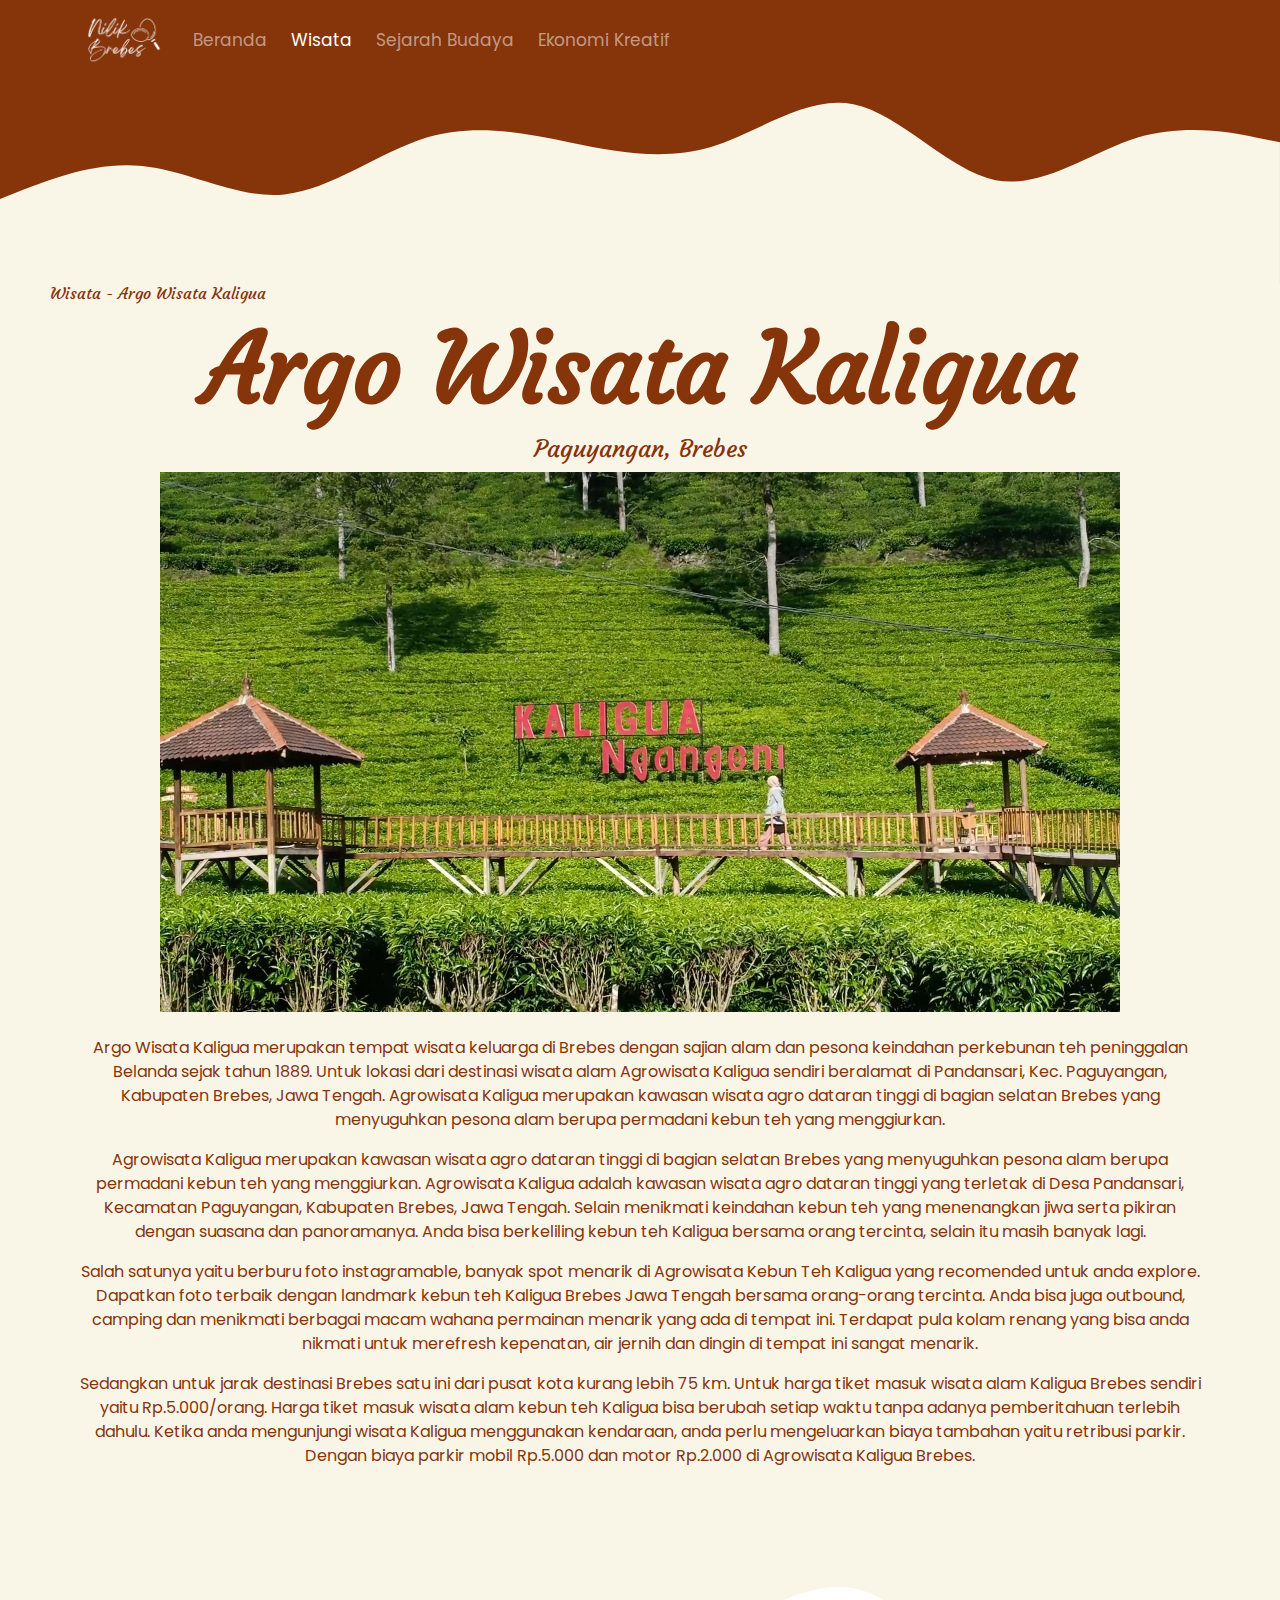
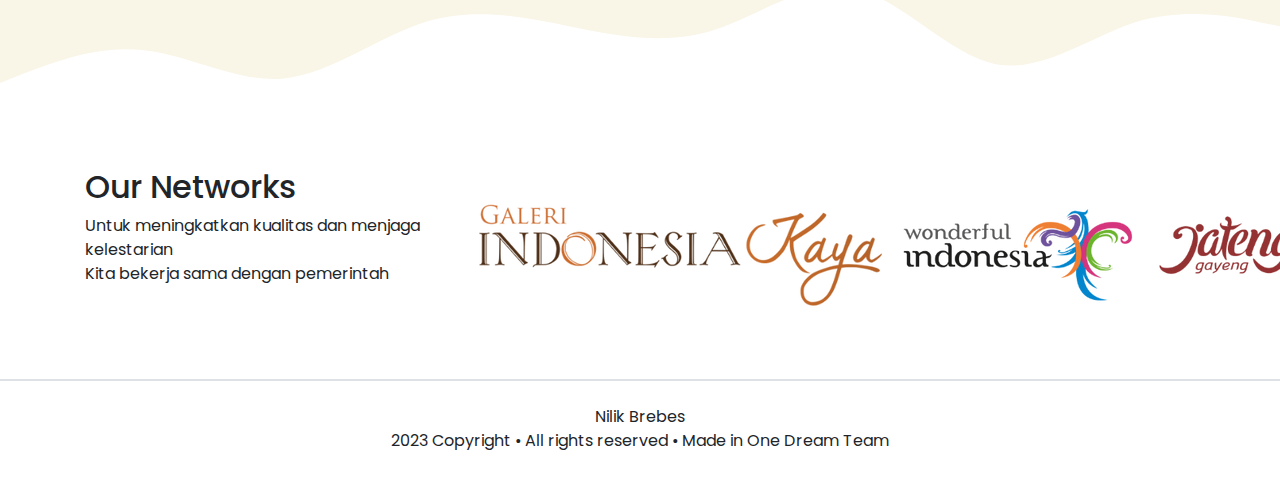
<file: wst-kaligua.html>
<!DOCTYPE html>
<html lang="en">

  <head>
    <meta charset="UTF-8">
    <meta http-equiv="X-UA-Compatible" content="IE=edge">
    <meta name="viewport" content="width=device-width, initial-scale=1.0">

    <!-- Bootstrap CSS -->
    <link rel="stylesheet" href="style/bootstrap/css/bootstrap.min.css" />
    <link href="https://cdn.jsdelivr.net/npm/bootstrap@5.0.2/dist/css/bootstrap.min.css" rel="stylesheet" integrity="sha384-EVSTQN3/azprG1Anm3QDgpJLIm9Nao0Yz1ztcQTwFspd3yD65VohhpuuCOmLASjC" crossorigin="anonymous" />

    <!-- Bootstrap Icons -->
    <link rel="stylesheet" href="https://cdn.jsdelivr.net/npm/bootstrap-icons@1.10.3/font/bootstrap-icons.css">

    <!-- My CSS -->
    <link rel="stylesheet" href="style/wisata.css">

    <!-- Font Google -->
    <link rel="preconnect" href="https://fonts.googleapis.com" />
    <link rel="preconnect" href="https://fonts.gstatic.com" crossorigin />
    <link href="https://fonts.googleapis.com/css2?family=JetBrains+Mono:wght@600&family=Poppins:wght@100;200;300;400;500;600;700;800;900&family=Rubik:wght@300;400;500;600&display=swap" rel="stylesheet" />
    <link href="https://fonts.googleapis.com/css2?family=Acme&family=Courgette&family=Fredoka+One&family=JetBrains+Mono:wght@600&family=Poppins:wght@100;200;300;400;500;600;700;800;900&family=Rubik:wght@300;400;500;600&family=Satisfy&family=ZCOOL+XiaoWei&display=swap" rel="stylesheet">
    <link href="https://fonts.googleapis.com/css2?family=Acme&family=Courgette&family=Fredoka+One&family=JetBrains+Mono:wght@600&family=Leckerli+One&family=Merienda:wght@600&family=Permanent+Marker&family=Poppins:wght@100;200;300;400;500;600;700;800;900&family=Rubik:wght@300;400;500;600&family=Satisfy&family=Titan+One&family=ZCOOL+XiaoWei&display=swap" rel="stylesheet">
    <link href="https://fonts.googleapis.com/css2?family=Acme&family=Caveat+Brush&family=Courgette&family=Fredoka+One&family=JetBrains+Mono:wght@600&family=Leckerli+One&family=Merienda:wght@600&family=Permanent+Marker&family=Poppins:wght@100;200;300;400;500;600;700;800;900&family=Rubik:wght@300;400;500;600&family=Satisfy&family=Titan+One&family=ZCOOL+XiaoWei&display=swap" rel="stylesheet">
    <link href="https://fonts.googleapis.com/css2?family=Acme&family=Caveat+Brush&family=Courgette&family=Fredoka+One&family=JetBrains+Mono:wght@600&family=Leckerli+One&family=Merienda:wght@600&family=Nabla&family=Permanent+Marker&family=Poppins:wght@100;200;300;400;500;600;700;800;900&family=Rubik:wght@300;400;500;600&family=Satisfy&family=Titan+One&family=ZCOOL+XiaoWei&display=swap" rel="stylesheet">
    <link href="https://fonts.googleapis.com/css2?family=Acme&family=Caveat+Brush&family=Courgette&family=Fredoka+One&family=JetBrains+Mono:wght@600&family=Leckerli+One&family=Merienda:wght@600&family=Nabla&family=Permanent+Marker&family=Poppins:wght@100;200;300;400;500;600;700;800;900&family=Rampart+One&family=Rubik:wght@300;400;500;600&family=Satisfy&family=Titan+One&family=ZCOOL+XiaoWei&display=swap" rel="stylesheet">


    <title>Argo Wisata Kaligua - Nilik Brebes</title>
  </head>

  <body>
    <main>
    <!-- Navbar -->
    <nav class="navbar navbar-expand-lg navbar-dark fixed-top" style="background-color: #86340a">
      <div class="container">
        <a class="navbar-brand" href="#">
          <img src="img/logonilik.png" alt="logowebsite" width="80" />
        </a>
        <button class="navbar-toggler" type="button" data-bs-toggle="collapse" data-bs-target="#navbarNav" aria-controls="navbarNav" aria-expanded="false" aria-label="Toggle navigation">
          <span class="navbar-toggler-icon"></span>
        </button>
        <div class="collapse navbar-collapse" id="navbarNav">
          <ul class="navbar-nav ms-auto">
            <li class="nav-item mx-1">
                <a class="nav-link" href="index.html">Beranda</a>
            </li>
            <li class="nav-item mx-1">
              <a class="nav-link active" href="wisata.html">Wisata</a>
            </li>
            <li class="nav-item mx-1">
                <a class="nav-link" aria-current="page" href="sejarahbudaya.html">Sejarah Budaya</a>
            </li>
            <li class="nav-item mx-1">
              <a class="nav-link" href="ekonomikreatif.html">Ekonomi Kreatif</a>
            </li>
        </div>
      </div>
    </nav>
    <!-- Akhir Navbar -->

    <!-- Hero Section -->
    <section id="herosection">
        <!-- gelombang -->
      <svg xmlns="http://www.w3.org/2000/svg" viewBox="0 0 1440 320">
        <path
          fill="
          #f9f5e7"
          fill-opacity="1"
          d="M0,224L26.7,213.3C53.3,203,107,181,160,186.7C213.3,192,267,224,320,218.7C373.3,213,427,171,480,154.7C533.3,139,587,149,640,160C693.3,171,747,181,800,165.3C853.3,149,907,107,960,117.3C1013.3,128,1067,192,1120,202.7C1173.3,213,1227,171,1280,154.7C1333.3,139,1387,149,1413,154.7L1440,160L1440,320L1413.3,320C1386.7,320,1333,320,1280,320C1226.7,320,1173,320,1120,320C1066.7,320,1013,320,960,320C906.7,320,853,320,800,320C746.7,320,693,320,640,320C586.7,320,533,320,480,320C426.7,320,373,320,320,320C266.7,320,213,320,160,320C106.7,320,53,320,27,320L0,320Z"
        ></path>
      </svg>
      <!-- akhir gelombang -->
      </section>
      <!-- Akhir Hero Section -->

    <!-- Sejarah -->
    <section id="sejarah">
        <h6>Wisata - Argo Wisata Kaligua</h6>
        <div class="text-center">
          <h1>Argo Wisata Kaligua</h1>
          <h4>Paguyangan, Brebes</h4>
        </div>
        <div class="kaligua text-center">
          <img src="img/kaligua.jpg" alt="">
          <p> <br>
            Argo Wisata Kaligua merupakan tempat wisata keluarga di Brebes dengan sajian alam dan pesona keindahan perkebunan 
            teh peninggalan Belanda sejak tahun 1889. Untuk lokasi dari destinasi wisata alam Agrowisata Kaligua sendiri beralamat di Pandansari, Kec. Paguyangan, Kabupaten Brebes, Jawa Tengah.
            Agrowisata Kaligua merupakan kawasan wisata agro dataran tinggi di bagian selatan Brebes yang menyuguhkan pesona alam berupa permadani kebun teh yang menggiurkan.
          </p>
          <p>
            Agrowisata Kaligua merupakan kawasan wisata agro dataran tinggi di bagian selatan Brebes yang menyuguhkan pesona alam berupa permadani kebun teh yang menggiurkan.
            Agrowisata Kaligua adalah kawasan wisata agro dataran tinggi yang terletak di Desa Pandansari, Kecamatan Paguyangan, Kabupaten Brebes, Jawa Tengah.
            Selain menikmati keindahan kebun teh yang menenangkan jiwa serta pikiran dengan suasana dan panoramanya. Anda bisa berkeliling kebun teh Kaligua bersama orang tercinta, selain itu masih banyak lagi.
          </p>
          <p>
            Salah satunya yaitu berburu foto instagramable, banyak spot menarik di Agrowisata Kebun Teh Kaligua yang recomended untuk anda explore.
            Dapatkan foto terbaik dengan landmark kebun teh Kaligua Brebes Jawa Tengah bersama orang-orang tercinta. Anda bisa juga outbound, camping dan menikmati berbagai macam wahana permainan menarik yang ada di tempat ini.
            Terdapat pula kolam renang yang bisa anda nikmati untuk merefresh kepenatan, air jernih dan dingin di tempat ini sangat menarik.
          </p>
          <p>
            Sedangkan untuk jarak destinasi Brebes satu ini dari pusat kota kurang lebih 75 km.
            Untuk harga tiket masuk wisata alam Kaligua Brebes sendiri yaitu Rp.5.000/orang. Harga tiket masuk wisata alam kebun teh Kaligua bisa berubah setiap waktu tanpa adanya pemberitahuan terlebih dahulu. 
            Ketika anda mengunjungi wisata Kaligua menggunakan kendaraan, anda perlu mengeluarkan biaya tambahan yaitu retribusi parkir. Dengan biaya parkir mobil Rp.5.000 dan motor Rp.2.000 di Agrowisata Kaligua Brebes.
          </p>
        </div>
          <!-- gelombang -->
    <svg xmlns="http://www.w3.org/2000/svg" viewBox="0 0 1440 320">
      <path
        fill="
        #ffffff"
        fill-opacity="1"
        d="M0,224L26.7,213.3C53.3,203,107,181,160,186.7C213.3,192,267,224,320,218.7C373.3,213,427,171,480,154.7C533.3,139,587,149,640,160C693.3,171,747,181,800,165.3C853.3,149,907,107,960,117.3C1013.3,128,1067,192,1120,202.7C1173.3,213,1227,171,1280,154.7C1333.3,139,1387,149,1413,154.7L1440,160L1440,320L1413.3,320C1386.7,320,1333,320,1280,320C1226.7,320,1173,320,1120,320C1066.7,320,1013,320,960,320C906.7,320,853,320,800,320C746.7,320,693,320,640,320C586.7,320,533,320,480,320C426.7,320,373,320,320,320C266.7,320,213,320,160,320C106.7,320,53,320,27,320L0,320Z"
      ></path>
    </svg>
    <!-- akhir gelombang -->
    </section>
    <!-- Akhir Sejarah -->
    <section class="section-networks" id="networks">
      <div class="container">
        <div class="row">
          <div class="col-md-4">
            <h2>Our Networks</h2>
            <p>
              Untuk meningkatkan kualitas dan menjaga kelestarian
              <br>
              Kita bekerja sama dengan pemerintah
            </p>
          </div>
          <div class="col-md-8 text-center">
            <img src="img/partner.png" alt="Logo Partner" class="img-partner">
          </div>
        </div>
      </div>
    </section>
  </main>
    <footer class="section-footer mt-5 mb-4 border-top">
      <div class="container-fluid">
        <div class="row border-top justify-content-center align-items-center pt-4">
          <div class="col-auto text-gray-500 front-weight-light">
            <center>Nilik Brebes</center>
            2023 Copyright • All rights reserved • Made in One Dream Team
          </div>
        </div>
      </div>
    </footer>
  </body>
</html>
</file>
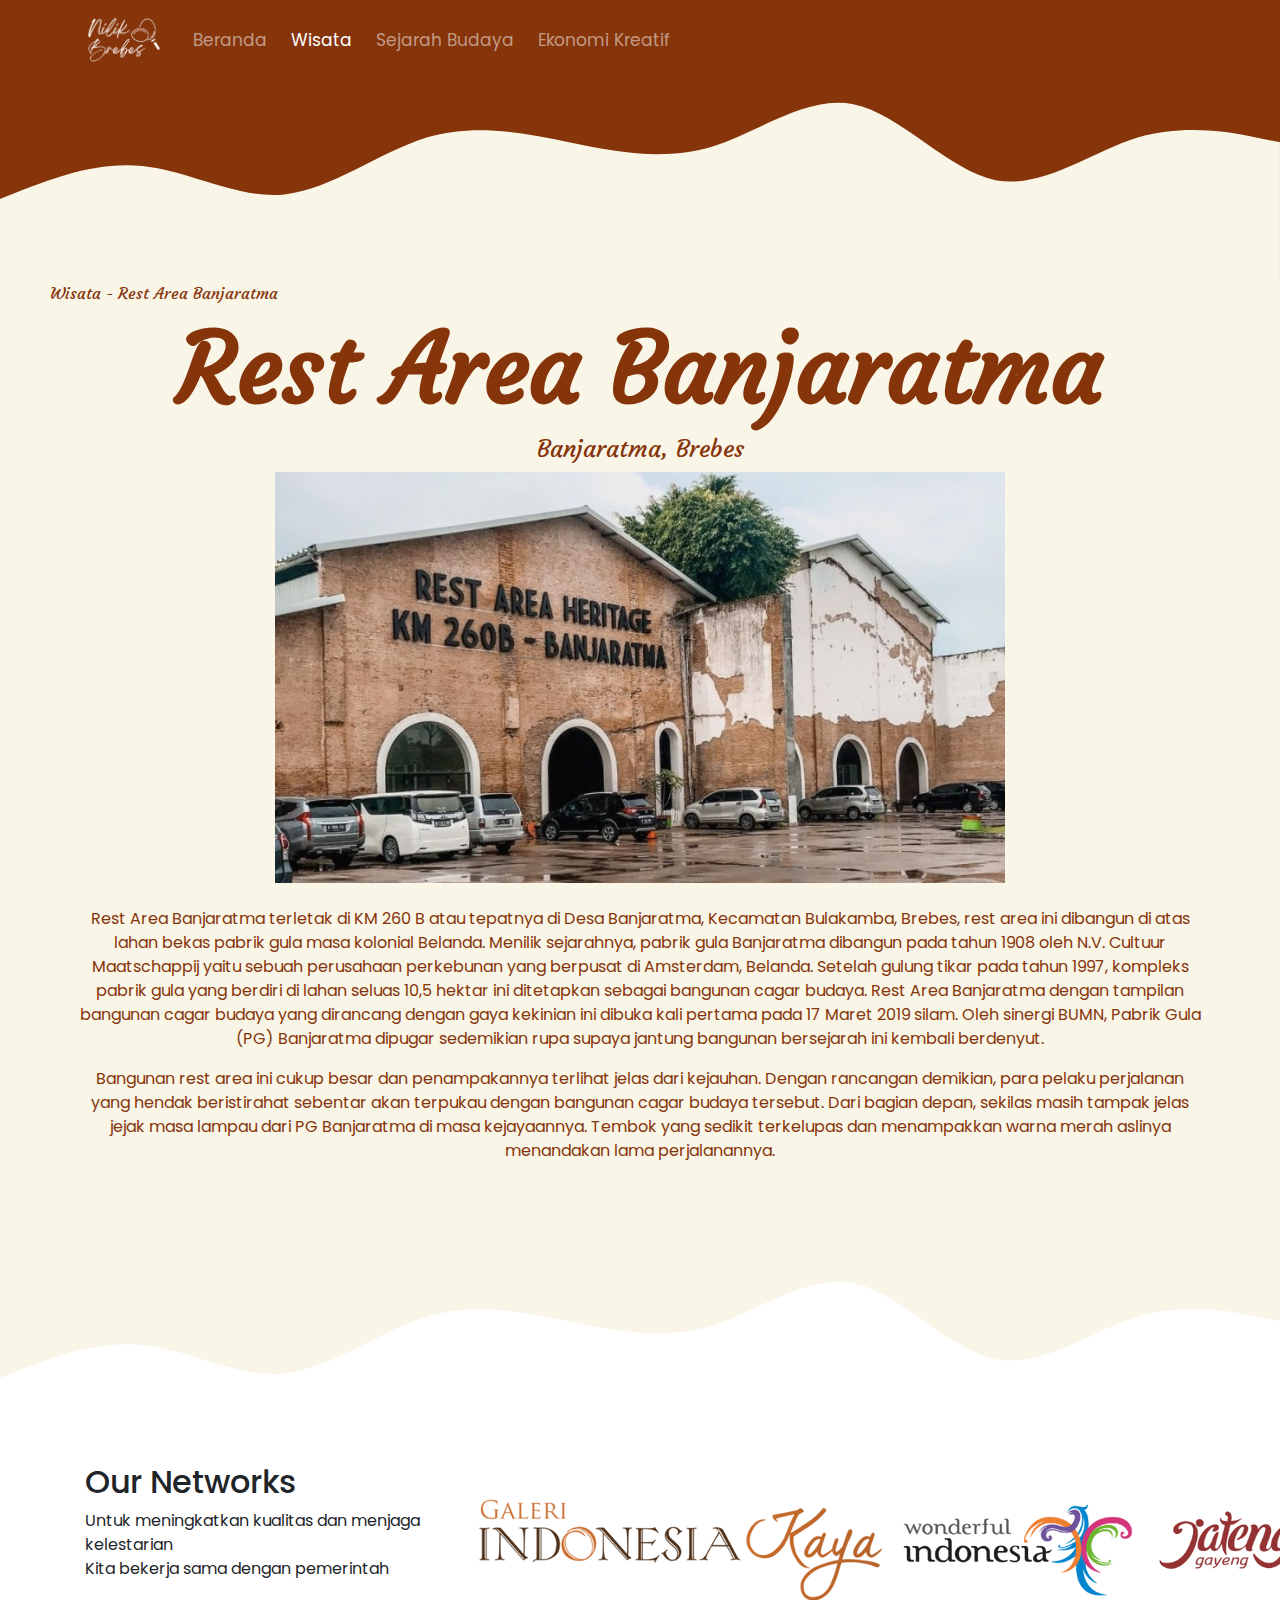
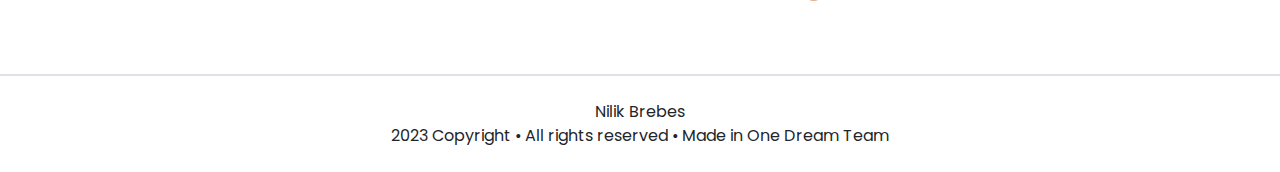
<file: wst-restarea.html>
<!DOCTYPE html>
<html lang="en">

  <head>
    <meta charset="UTF-8">
    <meta http-equiv="X-UA-Compatible" content="IE=edge">
    <meta name="viewport" content="width=device-width, initial-scale=1.0">

    <!-- Bootstrap CSS -->
    <link rel="stylesheet" href="style/bootstrap/css/bootstrap.min.css" />
    <link href="https://cdn.jsdelivr.net/npm/bootstrap@5.0.2/dist/css/bootstrap.min.css" rel="stylesheet" integrity="sha384-EVSTQN3/azprG1Anm3QDgpJLIm9Nao0Yz1ztcQTwFspd3yD65VohhpuuCOmLASjC" crossorigin="anonymous" />

    <!-- Bootstrap Icons -->
    <link rel="stylesheet" href="https://cdn.jsdelivr.net/npm/bootstrap-icons@1.10.3/font/bootstrap-icons.css">

    <!-- My CSS -->
    <link rel="stylesheet" href="style/wisata.css">

    <!-- Font Google -->
    <link rel="preconnect" href="https://fonts.googleapis.com" />
    <link rel="preconnect" href="https://fonts.gstatic.com" crossorigin />
    <link href="https://fonts.googleapis.com/css2?family=JetBrains+Mono:wght@600&family=Poppins:wght@100;200;300;400;500;600;700;800;900&family=Rubik:wght@300;400;500;600&display=swap" rel="stylesheet" />
    <link href="https://fonts.googleapis.com/css2?family=Acme&family=Courgette&family=Fredoka+One&family=JetBrains+Mono:wght@600&family=Poppins:wght@100;200;300;400;500;600;700;800;900&family=Rubik:wght@300;400;500;600&family=Satisfy&family=ZCOOL+XiaoWei&display=swap" rel="stylesheet">
    <link href="https://fonts.googleapis.com/css2?family=Acme&family=Courgette&family=Fredoka+One&family=JetBrains+Mono:wght@600&family=Leckerli+One&family=Merienda:wght@600&family=Permanent+Marker&family=Poppins:wght@100;200;300;400;500;600;700;800;900&family=Rubik:wght@300;400;500;600&family=Satisfy&family=Titan+One&family=ZCOOL+XiaoWei&display=swap" rel="stylesheet">
    <link href="https://fonts.googleapis.com/css2?family=Acme&family=Caveat+Brush&family=Courgette&family=Fredoka+One&family=JetBrains+Mono:wght@600&family=Leckerli+One&family=Merienda:wght@600&family=Permanent+Marker&family=Poppins:wght@100;200;300;400;500;600;700;800;900&family=Rubik:wght@300;400;500;600&family=Satisfy&family=Titan+One&family=ZCOOL+XiaoWei&display=swap" rel="stylesheet">
    <link href="https://fonts.googleapis.com/css2?family=Acme&family=Caveat+Brush&family=Courgette&family=Fredoka+One&family=JetBrains+Mono:wght@600&family=Leckerli+One&family=Merienda:wght@600&family=Nabla&family=Permanent+Marker&family=Poppins:wght@100;200;300;400;500;600;700;800;900&family=Rubik:wght@300;400;500;600&family=Satisfy&family=Titan+One&family=ZCOOL+XiaoWei&display=swap" rel="stylesheet">
    <link href="https://fonts.googleapis.com/css2?family=Acme&family=Caveat+Brush&family=Courgette&family=Fredoka+One&family=JetBrains+Mono:wght@600&family=Leckerli+One&family=Merienda:wght@600&family=Nabla&family=Permanent+Marker&family=Poppins:wght@100;200;300;400;500;600;700;800;900&family=Rampart+One&family=Rubik:wght@300;400;500;600&family=Satisfy&family=Titan+One&family=ZCOOL+XiaoWei&display=swap" rel="stylesheet">


    <title>Rest Area Banjaratma - Nilik Brebes</title>
  </head>

  <body>
    <main>
    <!-- Navbar -->
    <nav class="navbar navbar-expand-lg navbar-dark fixed-top" style="background-color: #86340a">
      <div class="container">
        <a class="navbar-brand" href="#">
          <img src="img/logonilik.png" alt="logowebsite" width="80" />
        </a>
        <button class="navbar-toggler" type="button" data-bs-toggle="collapse" data-bs-target="#navbarNav" aria-controls="navbarNav" aria-expanded="false" aria-label="Toggle navigation">
          <span class="navbar-toggler-icon"></span>
        </button>
        <div class="collapse navbar-collapse" id="navbarNav">
          <ul class="navbar-nav ms-auto">
            <li class="nav-item mx-1">
                <a class="nav-link" href="index.html">Beranda</a>
            </li>
            <li class="nav-item mx-1">
              <a class="nav-link active" href="wisata.html">Wisata</a>
            </li>
            <li class="nav-item mx-1">
                <a class="nav-link" aria-current="page" href="sejarahbudaya.html">Sejarah Budaya</a>
            </li>
            <li class="nav-item mx-1">
              <a class="nav-link" href="ekonomikreatif.html">Ekonomi Kreatif</a>
            </li>
        </div>
      </div>
    </nav>
    <!-- Akhir Navbar -->

    <!-- Hero Section -->
    <section id="herosection">
        <!-- gelombang -->
      <svg xmlns="http://www.w3.org/2000/svg" viewBox="0 0 1440 320">
        <path
          fill="
          #f9f5e7"
          fill-opacity="1"
          d="M0,224L26.7,213.3C53.3,203,107,181,160,186.7C213.3,192,267,224,320,218.7C373.3,213,427,171,480,154.7C533.3,139,587,149,640,160C693.3,171,747,181,800,165.3C853.3,149,907,107,960,117.3C1013.3,128,1067,192,1120,202.7C1173.3,213,1227,171,1280,154.7C1333.3,139,1387,149,1413,154.7L1440,160L1440,320L1413.3,320C1386.7,320,1333,320,1280,320C1226.7,320,1173,320,1120,320C1066.7,320,1013,320,960,320C906.7,320,853,320,800,320C746.7,320,693,320,640,320C586.7,320,533,320,480,320C426.7,320,373,320,320,320C266.7,320,213,320,160,320C106.7,320,53,320,27,320L0,320Z"
        ></path>
      </svg>
      <!-- akhir gelombang -->
      </section>
      <!-- Akhir Hero Section -->

    <!-- Sejarah -->
    <section id="sejarah">
        <h6>Wisata - Rest Area Banjaratma</h6>
        <div class="restarea text-center">
          <h1>Rest Area Banjaratma</h1>
          <h4>Banjaratma, Brebes</h4>
          <img src="img/restarea2.jpg" alt="restarea">
          <p><br>
            Rest Area Banjaratma terletak di KM 260 B atau tepatnya di Desa Banjaratma, Kecamatan Bulakamba, Brebes, 
            rest area ini dibangun di atas lahan bekas pabrik gula masa kolonial Belanda. Menilik sejarahnya, pabrik gula 
            Banjaratma dibangun pada tahun 1908 oleh N.V. Cultuur Maatschappij yaitu sebuah perusahaan perkebunan yang berpusat di Amsterdam, Belanda. 
            Setelah gulung tikar pada tahun 1997, kompleks pabrik gula yang berdiri di lahan seluas 10,5 hektar ini ditetapkan sebagai bangunan cagar budaya.
            Rest Area Banjaratma dengan tampilan bangunan cagar budaya yang dirancang dengan gaya kekinian ini dibuka kali pertama pada 17 Maret 2019 silam. Oleh sinergi BUMN, Pabrik Gula (PG)  Banjaratma dipugar sedemikian rupa supaya jantung bangunan bersejarah ini kembali berdenyut.
          </p>
          <p>
            Bangunan rest area ini cukup besar dan penampakannya terlihat jelas dari kejauhan. Dengan rancangan demikian, para pelaku perjalanan yang hendak beristirahat sebentar akan terpukau dengan bangunan cagar budaya tersebut.
            Dari bagian depan, sekilas masih tampak jelas jejak masa lampau dari PG Banjaratma di masa kejayaannya. Tembok yang sedikit terkelupas dan menampakkan warna merah aslinya menandakan lama perjalanannya.
          </p>
        </div>
          <!-- gelombang -->
    <svg xmlns="http://www.w3.org/2000/svg" viewBox="0 0 1440 320">
      <path
        fill="
        #ffffff"
        fill-opacity="1"
        d="M0,224L26.7,213.3C53.3,203,107,181,160,186.7C213.3,192,267,224,320,218.7C373.3,213,427,171,480,154.7C533.3,139,587,149,640,160C693.3,171,747,181,800,165.3C853.3,149,907,107,960,117.3C1013.3,128,1067,192,1120,202.7C1173.3,213,1227,171,1280,154.7C1333.3,139,1387,149,1413,154.7L1440,160L1440,320L1413.3,320C1386.7,320,1333,320,1280,320C1226.7,320,1173,320,1120,320C1066.7,320,1013,320,960,320C906.7,320,853,320,800,320C746.7,320,693,320,640,320C586.7,320,533,320,480,320C426.7,320,373,320,320,320C266.7,320,213,320,160,320C106.7,320,53,320,27,320L0,320Z"
      ></path>
    </svg>
    <!-- akhir gelombang -->
    </section>
    <!-- Akhir Sejarah -->
    <section class="section-networks" id="networks">
      <div class="container">
        <div class="row">
          <div class="col-md-4">
            <h2>Our Networks</h2>
            <p>
              Untuk meningkatkan kualitas dan menjaga kelestarian
              <br>
              Kita bekerja sama dengan pemerintah
            </p>
          </div>
          <div class="col-md-8 text-center">
            <img src="img/partner.png" alt="Logo Partner" class="img-partner">
          </div>
        </div>
      </div>
    </section>
  </main>
    <footer class="section-footer mt-5 mb-4 border-top">
      <div class="container-fluid">
        <div class="row border-top justify-content-center align-items-center pt-4">
          <div class="col-auto text-gray-500 front-weight-light">
            <center>Nilik Brebes</center>
            2023 Copyright • All rights reserved • Made in One Dream Team
          </div>
        </div>
      </div>
    </footer>
  </body>
</html>
</file>
<file: style/style.css>
body {
  font-family: "Poppins", sans-serif;
}

/* membuat line dibawah navigasi */
.nav-item:hover::after {
  content: "";
  display: block;
  border-bottom: 3px solid #ffffff;
  width: 50%;
  margin: auto;
  padding-bottom: 5px;
  margin-bottom: -8px;
}

/* ukuran font navbar */
.navbar-collapse {
  font-size: 17px;
}

/* CSS jumbotron/hero section */
#herosection {
  background-color: #86340a;
  color: #f4ecf2;
  font-weight: bold;
  padding-bottom: 4rem;
}
#atas {
  background-color: #86340a;
}

/* CSS h1 hero section*/
#herosection .col-md-4 {
  padding-top: 10rem;
}

#herosection h1 {
  color: white;
  font-family: "Rampart One", cursive;
  font-size: 4.3rem;
  font-weight: 400;
}


#herosection p {
  color: white;
  font-weight: 300;
  font-size: 1.2rem;
}

/* CSS image hero section */
#herosection .col-md-6 {
  padding-top: 2rem;
}

/* container fitur panel */
.fitur-panel {
  background-color: #f9f5e7;
  color: #1d1350;
  border-radius: 12px;
  margin-top: -90px;
}

.section-stast {
  margin-top: -50px;
}

.section-stast .stast-detail {
  padding-top: 15px;
  background-color: #f9f5e7;
  padding-left: 40px;
}

.section-stast .stast-kanan {
  border-top-right-radius: 10px;
  border-bottom-right-radius: 10px;
}
.section-stast .stast-kiri {
  border-top-left-radius: 10px;
  border-bottom-left-radius: 10px;
}

.section-stast h2 {
  font-size: 30px;
  margin-bottom: 0;
}

.section-stast p {
  font-size: 20px;
  font-weight: medium;
}

.section-popular {
  min-height: 540px;
  background-color: white;
  margin-top: -50px;
  margin-bottom: -380px;
}

.section-popular .section-popular-heading {
  margin-top: 10px;
}

.section-popular .section-popular-heading h2, .section-popular .section-popular-heading p {
  color: black;
}

.section-popular .section-popular-heading h2 {
  font-family: 'Playfair Display', serif;
  font-weight: bold;
  font-size: 40px;
}

.section-popular .section-popular-heading p {
  font-size: 18px;
}

.section-popular-content .section-popular-travel .card-travel {
  min-height: 460px;
  background-color: #ddd;
  color: #ffffff;
  padding: 30px;
  background-size: cover;
  margin-bottom: 20px;
  border-radius: 10px;
}

.section-popular-content .section-popular-travel .travel-country {
  font-size: 18px;
  color: #ffffff;
}

.section-popular-content .section-popular-travel .travel-location {
  font-size: 26px;
  color: #ffffff;
}

.section-popular-content .section-popular-travel .travel-button .btn-travel-details {
  background-color: #FF9E53;
  color: #ffffff;
}

.section-popular-content .section-popular-travel .travel-button .btn-travel-details:hover {
  background-color: #cfc8c8;
  color: #86340a;
}

.section-networks {
  background-color: white;
  /*margin-top: -170px;
  padding-top: 100px;
  padding-bottom: 50px;*/
}

.section-networks h2 {
  font-family: 'Playfair Display', serif;
  font-weight: bold;
  font-size: 40px;
}

.section-networks p {
  font-size: 14px;
}

.section-networks img {
  max-width: 100%;
}

#sejarah {
  background-color: #f9f5e7;
  color: #86340a;
}
#sejarah a {
  color: #86340a;
  font-weight: bold;
}

#sejarah h2 {
  font-family: "Courgette", cursive;
  font-weight: bold;
  font-size: 4rem;
}

#sejarah h3 {
  font-family: "Courgette", cursive;
  font-weight: 300;
  font-size: 2.5rem;
}

#ekraf {
  padding-top: 150px;
  background-color: #f9f5e7;
  color: #86340a;
}

#ekraf a {
  color: #86340a;
  font-weight: bold;
}

#ekraf h2 {
  font-family: "Courgette", cursive;
  font-weight: bold;
  font-size: 4rem;
}

#ekraf h3 {
  font-family: "Courgette", cursive;
  font-weight: 300;
  font-size: 2.5rem;
}
</file>
<file: style/ekraf.css>
body {
  font-family: "Poppins", sans-serif;
}

/* membuat line dibawah navigasi */
.nav-item:hover::after {
  content: "";
  display: block;
  border-bottom: 3px solid #ffffff;
  width: 50%;
  margin: auto;
  padding-bottom: 5px;
  margin-bottom: -8px;
}

/* ukuran font navbar */
.navbar-collapse {
  font-size: 17px;
}

/* CSS jumbotron/hero section */
#herosection {
  background-color: #86340a;
  color: #f4ecf2;
  font-weight: bold;
}

/* CSS image hero section */
#herosection .col-md {
  padding-top: 2rem;
}
#herosection h1 {
  font-weight: bold;
  font-family: "Courgette", cursive;
  font-size: 5rem;
  color: #f4ecf2;
}

#ekraf {
  padding-top: 50px;
  background-color: #f9f5e7;
  color: #86340a;
}

#ekraf a {
  color: #86340a;
  font-weight: bold;
}

#ekraf h2 {
  font-family: "Courgette", cursive;
  font-weight: bold;
  font-size: 4rem;
}

#ekraf h3 {
  font-family: "Courgette", cursive;
  font-weight: 300;
  font-size: 2.5rem;
}
</file>
<file: style/sejarahbudaya.css>
body {
  font-family: "Poppins", sans-serif;
}

/* membuat line dibawah navigasi */
.nav-item:hover::after {
  content: "";
  display: block;
  border-bottom: 3px solid #ffffff;
  width: 50%;
  margin: auto;
  padding-bottom: 5px;
  margin-bottom: -8px;
}

/* ukuran font navbar */
.navbar-collapse {
  font-size: 17px;
}

/* CSS jumbotron/hero section */
#herosection {
  background-color: #86340a;
}

#herosection h1 {
  font-weight: bold;
  font-family: "Courgette", cursive;
  font-size: 5rem;
  color: #f4ecf2;
}

/* CSS image hero section */
#herosection .col-md {
  padding-top: 2rem;
}

#sejarah h1 {
  font-family: "Courgette", cursive;
  font-weight: bold;
  font-size: 6rem;
}

#sejarah h4 {
  font-family: "Courgette", cursive;
  font-weight: 300;
  font-size: 1.5rem;
}

#sejarah h6 {
  font-family: "Courgette", cursive;
  font-weight: 300;
  padding-left: 50px;
}

#sejarah .kaligua,
.restarea,
.cemara,
.curug,
.sinok p {
  padding-left: 75px;
  padding-right: 75px;
}

#topeng {
  background-color: #f9f5e7;
  color: #86340a;
}

#topeng a {
  color: #86340a;
  font-weight: bold;
}

#topeng h2 {
  font-family: "Courgette", cursive;
  font-weight: bold;
  font-size: 4rem;
}

#topeng h3 {
  font-family: "Courgette", cursive;
  font-weight: 300;
  font-size: 2.5rem;
}

#sintren {
  background-color: #f9f5e7;
  color: #86340a;
}

#sintren a {
  color: #86340a;
  font-weight: bold;
}

#sintren h3 {
  font-family: "Courgette", cursive;
  font-weight: 300;
  font-size: 2.5rem;
}

#sedekahlaut {
  background-color: #86340a;
  color: #f9f5e7;
}

#sedekahlaut a {
  color: #f9f5e7;
  font-weight: bold;
}

#sedekahlaut h2 {
  font-family: "Courgette", cursive;
  font-weight: bold;
  font-size: 4rem;
}

#sedekahlaut h3 {
  font-family: "Courgette", cursive;
  font-weight: 300;
  font-size: 2.5rem;
}
</file>
<file: style/wisata.css>
body {
  font-family: "Poppins", sans-serif;
}

/* membuat line dibawah navigasi */
.nav-item:hover::after {
  content: "";
  display: block;
  border-bottom: 3px solid #ffffff;
  width: 50%;
  margin: auto;
  padding-bottom: 5px;
  margin-bottom: -8px;
}

/* ukuran font navbar */
.navbar-collapse {
  font-size: 17px;
}

/* CSS jumbotron/hero section */
#herosection {
  background-color: #86340a;
}

#herosection h1 {
  font-weight: bold;
  font-family: "Courgette", cursive;
  font-size: 5rem;
  color: #f4ecf2;
}

/* CSS image hero section */
#herosection .col-md {
  padding-top: 2rem;
}

#sejarah{
  background-color: #f9f5e7;
  color: #86340a;
}
#sejarah a {
  color: #86340a;
  font-weight: bold;
}

#sejarah h1 {
  font-family: "Courgette", cursive;
  font-weight: bold;
  font-size: 6rem;
}

#sejarah h2 {
  font-family: "Courgette", cursive;
  font-weight: bold;
  font-size: 4rem;
}

#sejarah h3 {
  font-family: "Courgette", cursive;
  font-weight: 300;
  font-size: 2.5rem;
}
#sejarah h3 {
  font-family: "Courgette", cursive;
  font-weight: 300;
  font-size: 2.5rem;
}
#sejarah h4 {
  font-family: "Courgette", cursive;
  font-weight: 300;
  font-size: 1.5rem;
}

#sejarah h6 {
  font-family: "Courgette", cursive;
  font-weight: 300;
  padding-left: 50px;
}

#sejarah .kaligua,.restarea,.cemara,.curug,.sinok p {
  padding-left: 75px;
  padding-right: 75px;
}
</file>
